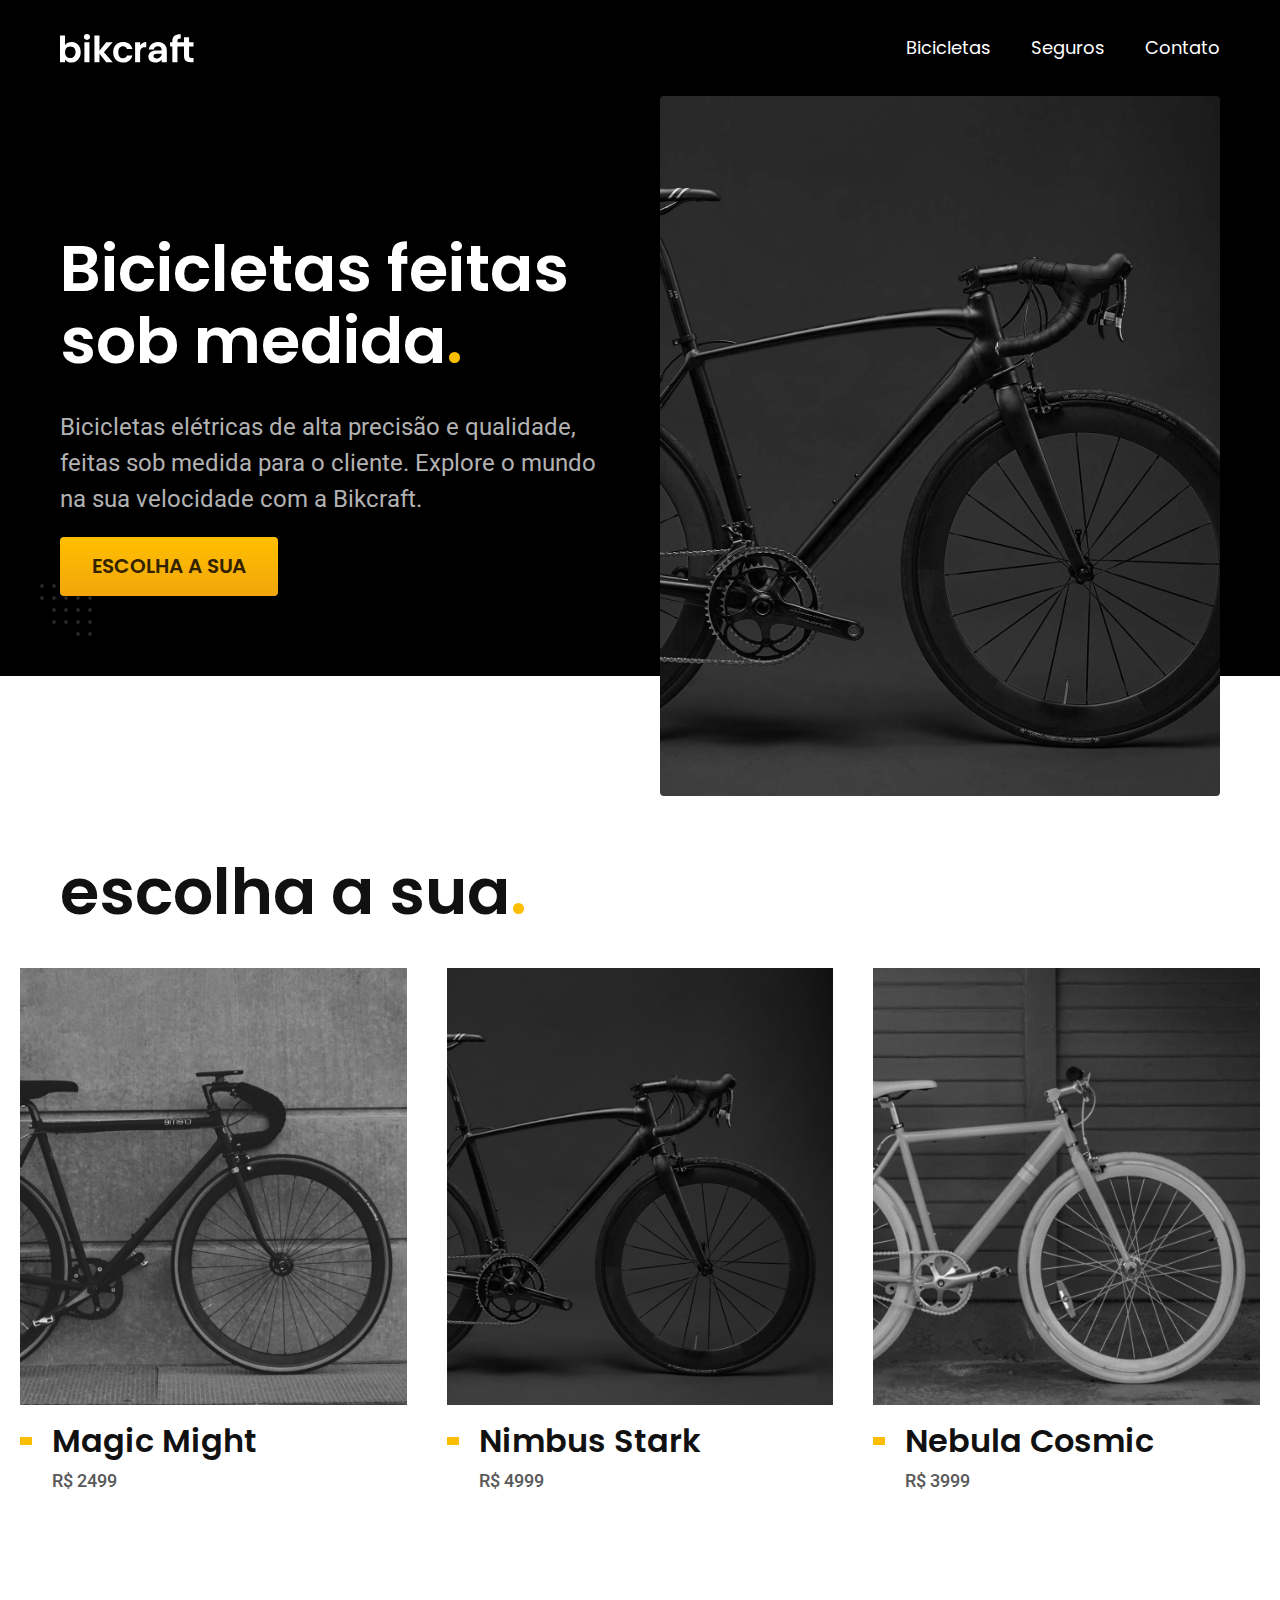
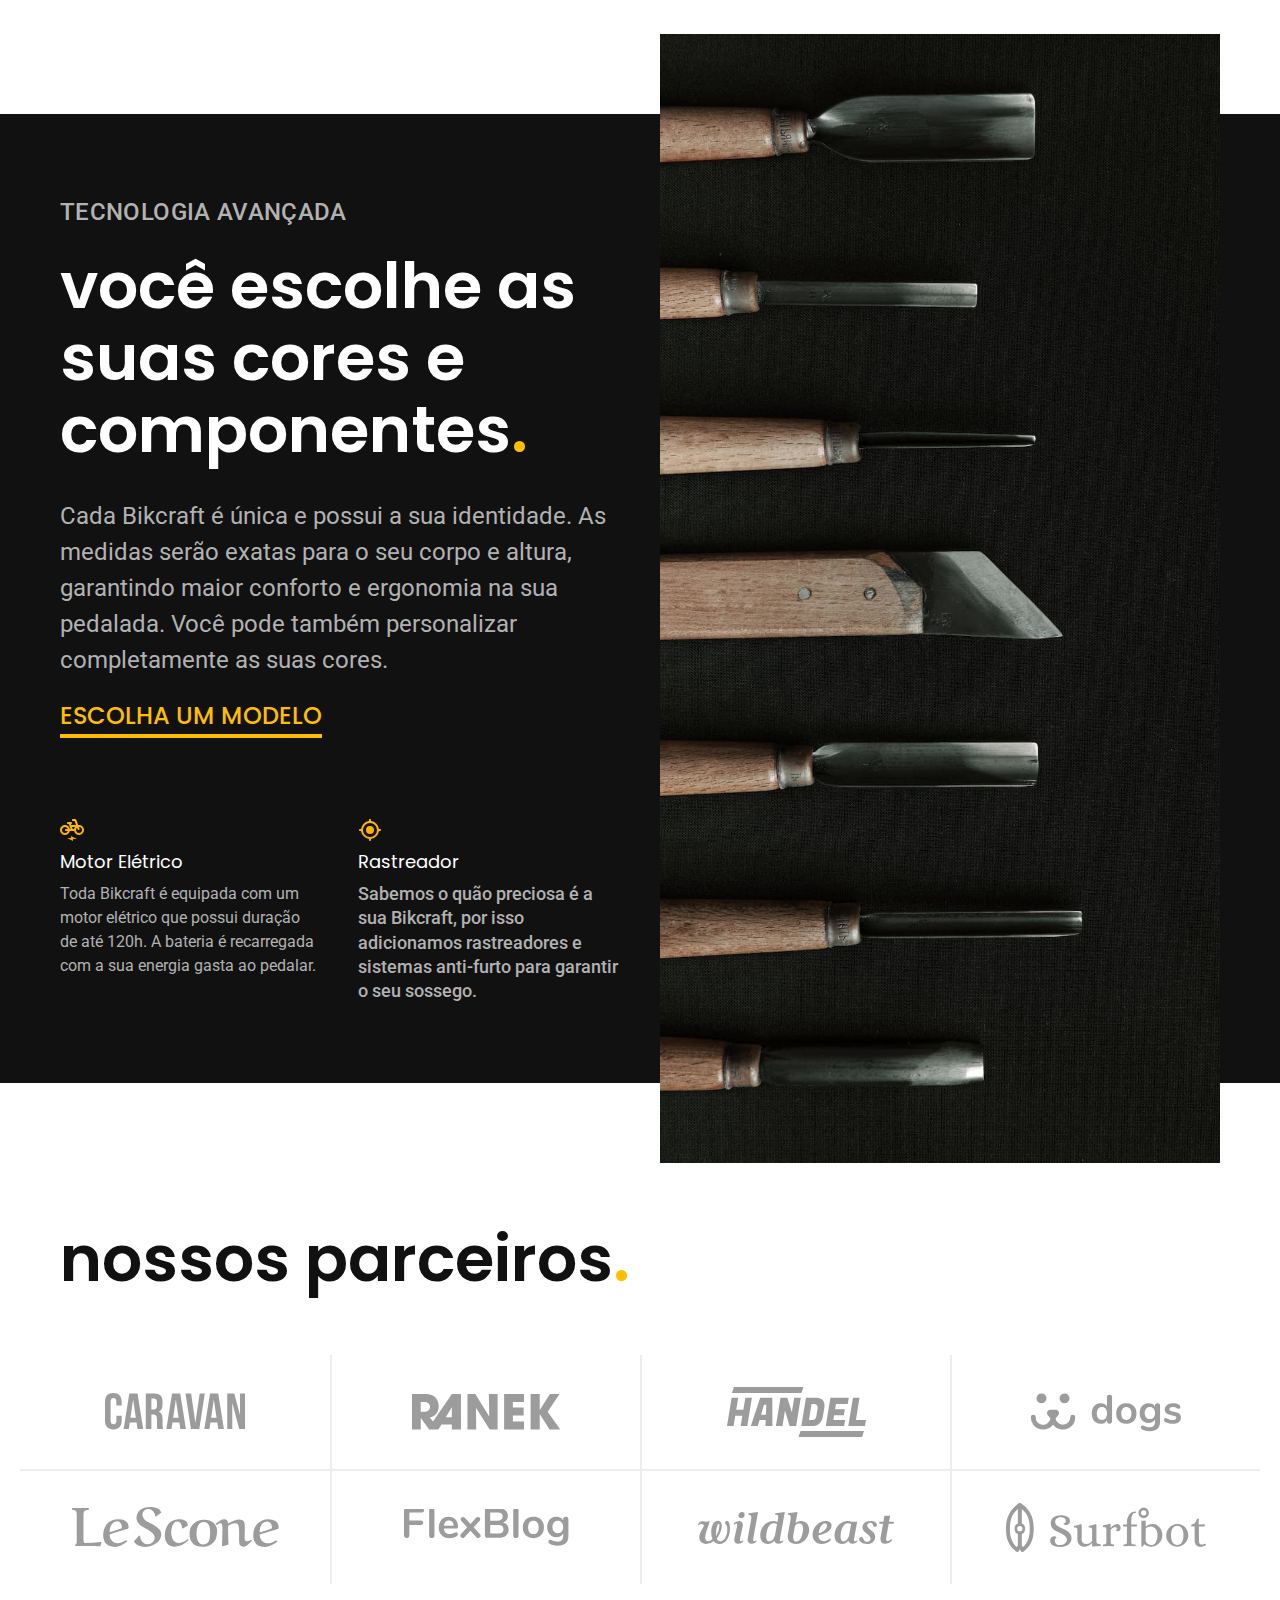
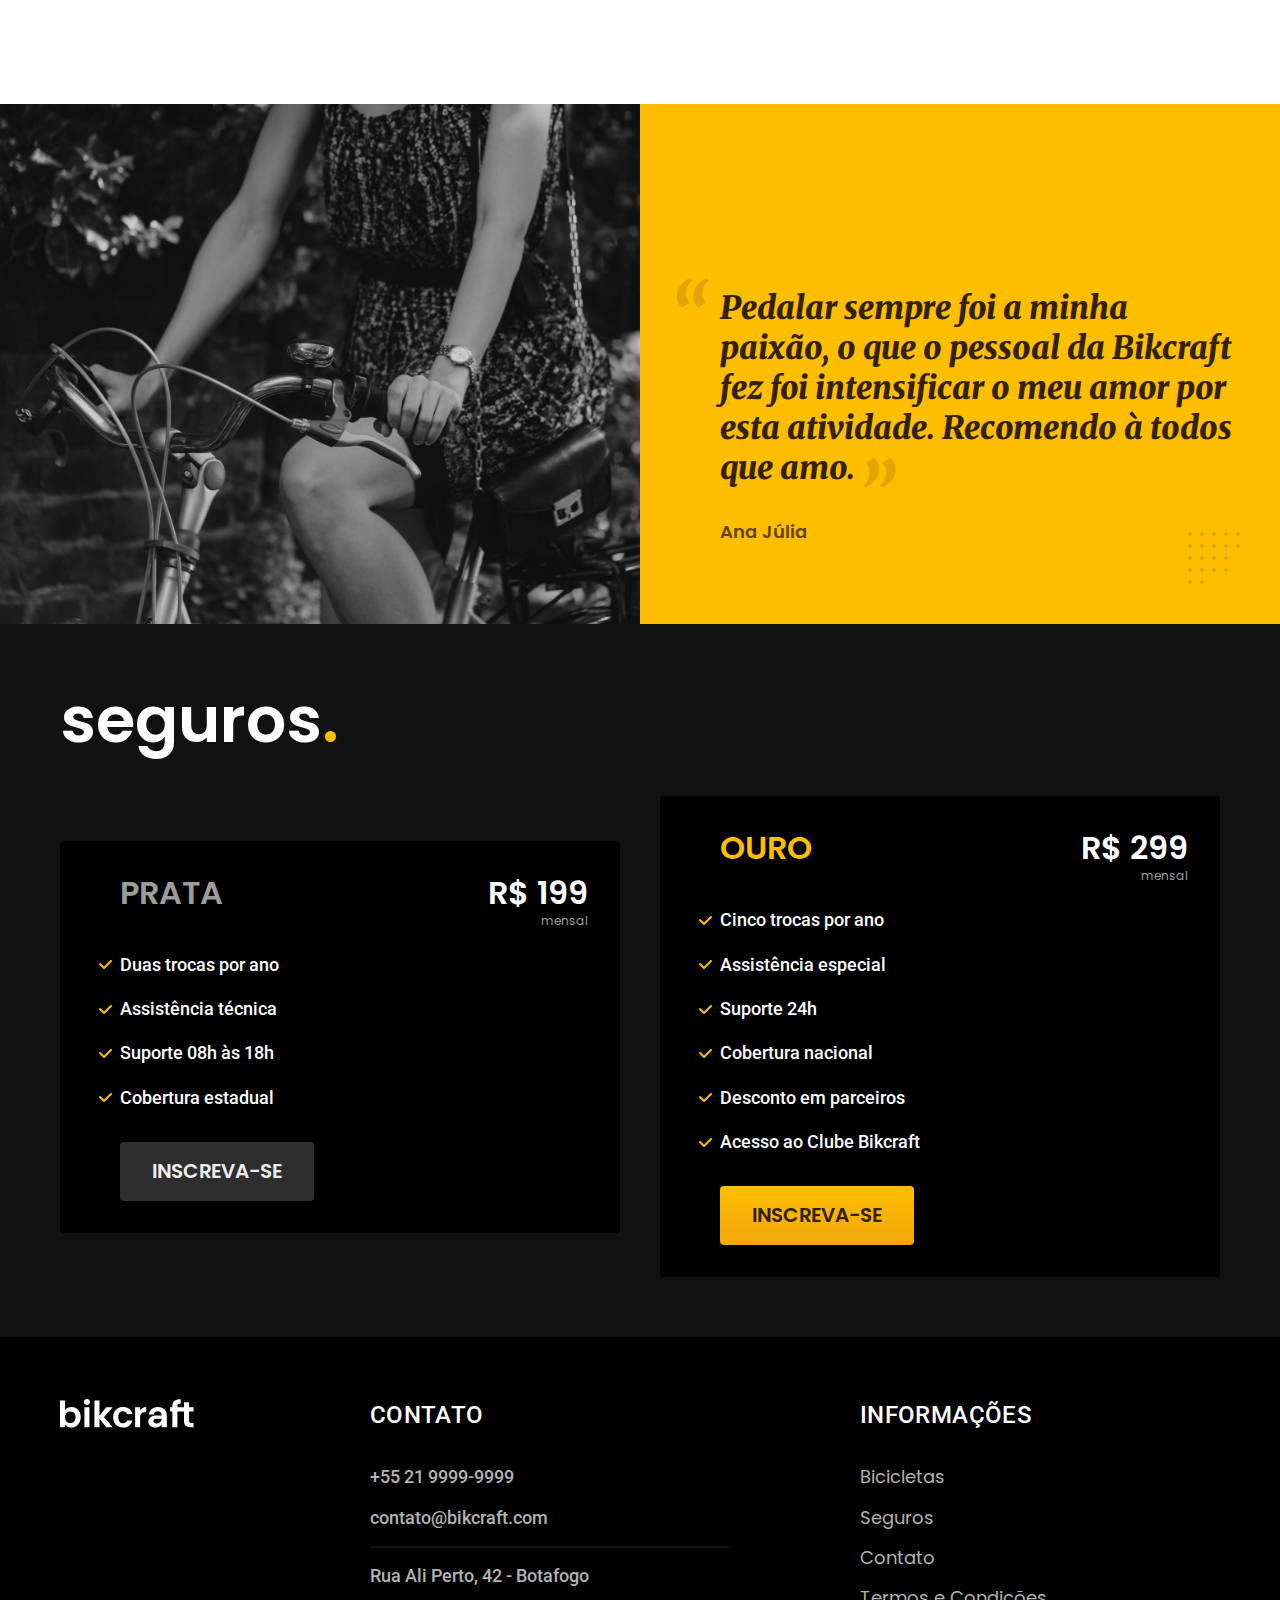
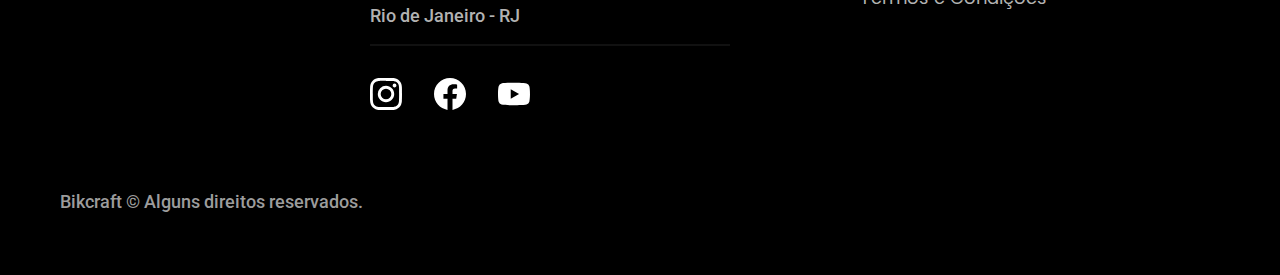
<file: index.html>
<!DOCTYPE html>

<html lang="pt-br">

<head>
  <meta charset="utf-8">
  <meta name="viewport" content="width=device-width, initial-scale=1.0">
  <title>Bikcraft - Bicicletas Elétricas</title>
  <meta name="description" content="Bicicletas elétricas de alta precisão e qualidade,  feitas sob medida para o cliente. Explore o mundo na sua velocidade com a Bikcraft.">


  <link rel="icon" href="./favicon.svg" type="image/svg+xml">
  <link rel="preload" href="./css/stylemin.css" as="style">
  <link rel="stylesheet" href="./css/stylemin.css">

  <link rel="preconnect" href="https://fonts.googleapis.com">
  <link rel="preconnect" href="https://fonts.gstatic.com" crossorigin>
  <link href="https://fonts.googleapis.com/css2?family=Merriweather:ital,wght@1,900&family=Poppins:wght@400;600&family=Roboto:wght@400;500&display=swap" rel="stylesheet">


  <script>document.documentElement.classList.add('js');</script>
</head>

<body>

  <header class="header-bg">
    <div class="container header">
      <a href="./">
        <img src="./img/bikcraft.svg" width="136" height="32" alt="Bikcraft">
      </a>
      <nav aria-label="primaria">
        <ul class="header-menu font-1-m cor-0">
          <li><a href="./bicicletas.html">Bicicletas</a></li>
          <li><a href="./seguros.html">Seguros</a></li>
          <li><a href="./contato.html">Contato</a></li>
        </ul>
      </nav>
    </div>
  </header>

  <main class="introducao-bg">
    <div class="introducao container">
      <div class="introducao-conteudo">
        <h1 class="font-1-xxl cor-0 fadeInDown" data-anime="200">Bicicletas feitas sob medida<span class="cor-p1">.</span></h1>
        <p class="font-2-l cor-5 fadeInDown" data-anime="400">Bicicletas elétricas de alta precisão e qualidade, feitas sob medida para o cliente. Explore o mundo na sua velocidade com a Bikcraft.</p>
        <a class="botao fadeInDown" href="./bicicletas.html" data-anime="600">Escolha a sua</a>
      </div>
      <picture data-anime="800" class="fadeInDown">
        <source media="(max-width: 800px)" srcset="./img/bicicletas/nimbus.jpg">
        <img src="./img/fotos/introducao.jpg" width="1280" height="1600" alt="Bicicleta elétrica preta">
      </picture>
    </div>
  </main>

  <article class="bicicletas-lista">
    <h2 class="container font-1-xxl">escolha a sua<span class="cor-p1">.</span></h2>
    <ul>
      <li>
        <a href="./bicicletas/magic.html">
          <img src="./img/bicicletas/magic-home.jpg" width="920" height="1040" alt="Bicicleta preta">
          <h3 class="font-1-xl">Magic Might</h3>
          <span class="font-2-m cor-8">R$ 2499</span>
        </a>
      </li>
      <li>
        <a href="./bicicletas/nimbus.html">
          <img src="./img/bicicletas/nimbus-home.jpg" width="920" height="1040" alt="Bicicleta preta">
          <h3 class="font-1-xl">Nimbus Stark</h3>
          <span class="font-2-m cor-8">R$ 4999</span>
        </a>
      </li>
      <li>
        <a href="./bicicletas/nebula.html">
          <img src="./img/bicicletas/nebula-home.jpg" width="920" height="1040" alt="Bicicleta preta">
          <h3 class="font-1-xl">Nebula Cosmic</h3>
          <span class="font-2-m cor-8">R$ 3999</span>
        </a>
      </li>
    </ul>
  </article>

  <article class="tecnologia-bg">
    <div class="tecnologia container">

      <div class="tecnologia-conteudo">
        <span class="font-2-l-b cor-5">Tecnologia Avançada</span>
        <h2 class="font-1-xxl cor-0">você escolhe as suas cores e componentes<span class="cor-p1">.</span></h2>
        <p class="font-2-l cor-5">Cada Bikcraft é única e possui a sua identidade. As medidas serão exatas para o seu corpo e altura, garantindo maior conforto e ergonomia na sua pedalada. Você pode também personalizar completamente as suas cores.</p>
        <a class="link" href="./bicicletas.html">Escolha um modelo</a>

        <div class="tecnologia-vantagens">
          <div>
            <img src="./img/icones/eletrica.svg" width="24" height="24" alt="">
            <h3 class="font-1-m cor-0">Motor Elétrico</h3>
            <p class="font-2-s cor-5">Toda Bikcraft é equipada com um motor elétrico que possui duração de até 120h. A bateria é recarregada com a sua energia gasta ao pedalar.</p>
          </div>
          <div>
            <img src="./img/icones/rastreador.svg" width="24" height="24" alt="">
            <h3 class="font-1-m cor-0">Rastreador</h3>
            <p class="font-2-m cor-5">Sabemos o quão preciosa é a sua Bikcraft, por isso adicionamos rastreadores e sistemas anti-furto para garantir o seu sossego.</p>
          </div>
        </div>

      </div>

      <div class="tecnologia-imagem">
        <img src="./img/fotos/tecnologia.jpg" width="1200" height="1920" alt="">
      </div>

    </div>
  </article>

  <section class="parceiros" aria-label="Nossos Parceiros">
    <h2 class="container font-1-xxl">nossos parceiros<span class="cor-p1">.</span></h2>
    <ul>
      <li><img src="./img/parceiros/caravan.svg" width="140" height="38" alt="caravan"></li>
      <li><img src="./img/parceiros/ranek.svg" width="149" height="36" alt="ranek"></li>
      <li><img src="./img/parceiros/handel.svg" width="139" height="50" alt="handel"></li>
      <li><img src="./img/parceiros/dogs.svg" width="152" height="39" alt="dogs"></li>
      <li><img src="./img/parceiros/lescone.svg" width="208" height="41" alt="lescone"></li>
      <li><img src="./img/parceiros/flexblog.svg" width="165" height="38" alt="flexblog"></li>
      <li><img src="./img/parceiros/wildbeast.svg" width="196" height="34" alt="wildbeast"></li>
      <li><img src="./img/parceiros/surfbot.svg" width="200" height="49" alt="surfbot"></li>
    </ul>
  </section>

  <section class="depoimento" aria-label="Depoimento">
    <div>
      <img src="./img/fotos/depoimento.jpg" width="1560" height="1360" alt="Pessoa pedalando uma bicicleta Bikcraft">
    </div>
    <div class="depoimento-conteudo">
      <blockquote class="font-1-xl cor-p5">
        <p>Pedalar sempre foi a minha paixão, o que o pessoal da Bikcraft fez foi intensificar o meu amor por esta atividade. Recomendo à todos que amo.</p>
      </blockquote>
      <span class="font-1-m-b cor-p4">Ana Júlia</span>
    </div>
  </section>

  <article class="seguros-bg">
    <div class="seguros container">
      <h2 class="font-1-xxl cor-0">seguros<span class="cor-p1">.</span></h2>

      <div class="seguros-item">
        <h3 class="font-1-xl cor-6">PRATA</h3>
        <span class="font-1-xl cor-0">R$ 199<span class="font-1-xs cor-6">mensal</span></span>
        <ul class="font-2-m cor-0">
          <li>Duas trocas por ano</li>
          <li>Assistência técnica</li>
          <li>Suporte 08h às 18h</li>
          <li>Cobertura estadual</li>
        </ul>
        <a class="botao secundario" href="./orcamento.html?tipo=seguro&produto=prata">Inscreva-se</a>
      </div>

      <div class="seguros-item">
        <h3 class="font-1-xl cor-p1">OURO</h3>
        <span class="font-1-xl cor-0">R$ 299<span class="font-1-xs cor-6">mensal</span></span>
        <ul class="font-2-m cor-0">
          <li>Cinco trocas por ano</li>
          <li>Assistência especial</li>
          <li>Suporte 24h</li>
          <li>Cobertura nacional</li>
          <li>Desconto em parceiros</li>
          <li>Acesso ao Clube Bikcraft</li>
        </ul>
        <a class="botao" href="./orcamento.html?tipo=seguro&produto=ouro">Inscreva-se</a>
      </div>

    </div>
  </article>

  <footer class="footer-bg">
    <div class="footer container">
      <img src="./img/bikcraft.svg" width="136" height="32" alt="Bikcraft">
      <div class="footer-contato">
        <h3 class="font-2-l-b cor-0">Contato</h3>
        <ul class="cor-5 font-2-m">
          <li><a href="tel:+552199999999">+55 21 9999-9999</a></li>
          <li><a href="mailto:contato@bikcraft.com">contato@bikcraft.com</a></li>
          <li>Rua Ali Perto, 42 - Botafogo</li>
          <li>Rio de Janeiro - RJ</li>
        </ul>

        <div class="footer-redes">
          <a href="./">
            <img src="./img/redes/instagram.svg" width="32" height="32" alt="Instagram">
          </a>
          <a href="./">
            <img src="./img/redes/facebook.svg" width="32" height="32" alt="Facebook">
          </a>
          <a href="./">
            <img src="./img/redes/youtube.svg" width="32" height="32" alt="Youtube">
          </a>
        </div>

      </div>
      <div class="footer-informacoes">
        <h3 class="font-2-l-b cor-0">Informações</h3>
        <nav>
          <ul class="font-1-m cor-5">
            <li><a href="./bicicletas.html">Bicicletas</a></li>
            <li><a href="./seguros.html">Seguros</a></li>
            <li><a href="./contato.html">Contato</a></li>
            <li><a href="./termos.html">Termos e Condições</a></li>
          </ul>
        </nav>
      </div>
      <p class="footer-copy font-2-m cor-6">Bikcraft © Alguns direitos reservados.</p>
    </div>
  </footer>

  <script src="./js/plugins/simple-anime.js"></script>
  <script src="./js/script.js"></script>
</body>

</html>
</file>
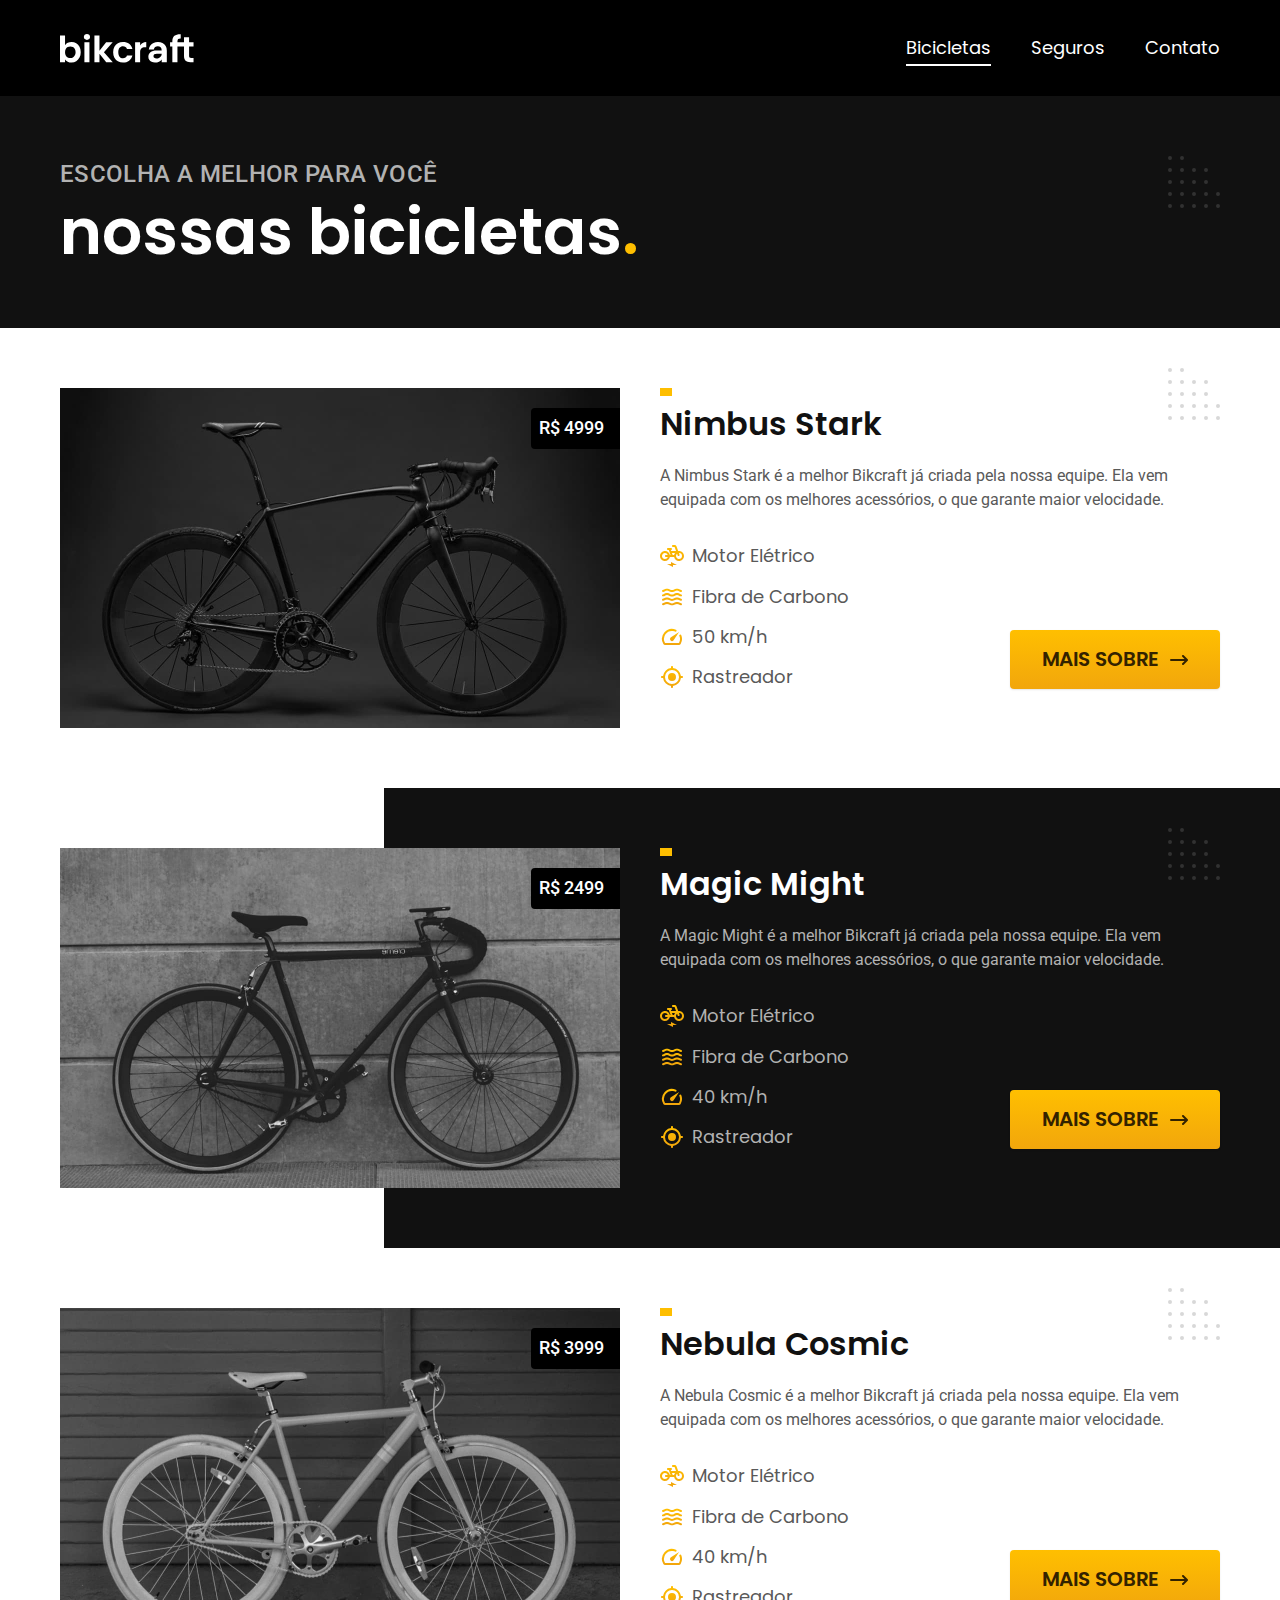
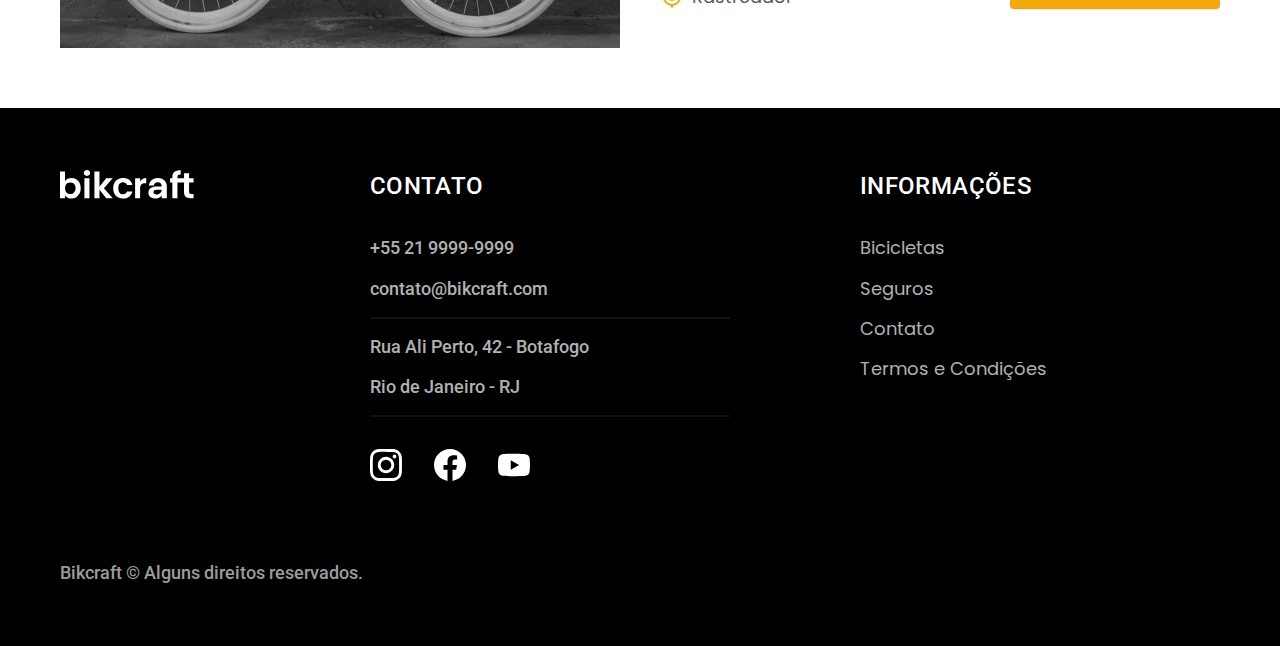
<file: bicicletas.html>
<!DOCTYPE html>

<html lang="pt-br">

<head>
  <meta charset="utf-8">
  <meta name="viewport" content="width=device-width, initial-scale=1.0">
  <title>Bicicletas | Bikcraft</title>
  <meta name="description" content="Termos e condições.">

  <link rel="icon" href="./favicon.svg" type="image/svg+xml">
  <link rel="preload" href="./css/stylemin.css" as="style">
  <link rel="stylesheet" href="./css/stylemin.css">
  <link rel="preconnect" href="https://fonts.googleapis.com">
  <link rel="preconnect" href="https://fonts.gstatic.com" crossorigin>
  <link href="https://fonts.googleapis.com/css2?family=Merriweather:ital,wght@1,900&family=Poppins:wght@400;600&family=Roboto:wght@400;500&display=swap" rel="stylesheet">

  <script>document.documentElement.classList.add('js');</script>
</head>

<body id="bicicletas">

  <header class="header-bg">
    <div class="container header">
      <a href="./">
        <img src="./img/bikcraft.svg" alt="Bikcraft">
      </a>
      <nav aria-label="primaria">
        <ul class="header-menu font-1-m cor-0">
          <li><a href="./bicicletas.html">Bicicletas</a></li>
          <li><a href="./seguros.html">Seguros</a></li>
          <li><a href="./contato.html">Contato</a></li>
        </ul>
      </nav>
    </div>
  </header>

  <main>

    <div class="titulo-bg">
      <div class="titulo container">
        <p class="font-2-l-b cor-5">Escolha a melhor para você</p>
        <h1 class="font-1-xxl cor-0">nossas bicicletas<span class="cor-p1">.</span></h1>
      </div>
    </div>


    <div class="bicicletas container">
      <div class="bicicletas-imagem">
        <img src="./img/bicicletas/nimbus.jpg" alt="Bicicleta Preta">
        <span class="font-2-m cor-0">R$ 4999</span>
      </div>
      <div class="bicicletas-conteudo">
        <h2 class="font-1-xl">Nimbus Stark</h2>
        <p class="font-2-s cor-8">A Nimbus Stark é a melhor Bikcraft já criada pela nossa equipe. Ela vem equipada com os melhores acessórios, o que garante maior velocidade.</p>
        <ul class="font-1-m cor-8">
          <li>
            <img src="./img/icones/eletrica.svg" alt="">
            Motor Elétrico
          </li>
          <li>
            <img src="./img/icones/carbono.svg" alt="">
            Fibra de Carbono
          </li>
          <li>
            <img src="./img/icones/velocidade.svg" alt="">
            50 km/h
          </li>
          <li>
            <img src="./img/icones/rastreador.svg" alt="">
            Rastreador
          </li>
        </ul>
        <a class="botao seta" href="./bicicletas/nimbus.html">Mais Sobre</a>
      </div>
    </div>

    <div class="bicicletas-bg">
      <div class="bicicletas container">
        <div class="bicicletas-imagem">
          <img src="./img/bicicletas/magic.jpg" alt="Bicicleta Preta">
          <span class="font-2-m cor-0">R$ 2499</span>
        </div>
        <div class="bicicletas-conteudo">
          <h2 class="font-1-xl cor-0">Magic Might</h2>
          <p class="font-2-s cor-5">A Magic Might é a melhor Bikcraft já criada pela nossa equipe. Ela vem equipada com os melhores acessórios, o que garante maior velocidade.</p>
          <ul class="font-1-m cor-5">
            <li>
              <img src="./img/icones/eletrica.svg" alt="">
              Motor Elétrico
            </li>
            <li>
              <img src="./img/icones/carbono.svg" alt="">
              Fibra de Carbono
            </li>
            <li>
              <img src="./img/icones/velocidade.svg" alt="">
              40 km/h
            </li>
            <li>
              <img src="./img/icones/rastreador.svg" alt="">
              Rastreador
            </li>
          </ul>
          <a class="botao seta" href="./bicicletas/magic.html">Mais Sobre</a>
        </div>
      </div>
    </div>

    <div class="bicicletas container">
      <div class="bicicletas-imagem">
        <img src="./img/bicicletas/nebula.jpg" alt="Bicicleta Preta">
        <span class="font-2-m cor-0">R$ 3999</span>
      </div>
      <div class="bicicletas-conteudo">
        <h2 class="font-1-xl">Nebula Cosmic</h2>
        <p class="font-2-s cor-8">A Nebula Cosmic é a melhor Bikcraft já criada pela nossa equipe. Ela vem equipada com os melhores acessórios, o que garante maior velocidade.</p>
        <ul class="font-1-m cor-8">
          <li>
            <img src="./img/icones/eletrica.svg" alt="">
            Motor Elétrico
          </li>
          <li>
            <img src="./img/icones/carbono.svg" alt="">
            Fibra de Carbono
          </li>
          <li>
            <img src="./img/icones/velocidade.svg" alt="">
            40 km/h
          </li>
          <li>
            <img src="./img/icones/rastreador.svg" alt="">
            Rastreador
          </li>
        </ul>
        <a class="botao seta" href="./bicicletas/nebula.html">Mais Sobre</a>
      </div>
    </div>


  </main>


  <footer class="footer-bg">
    <div class="footer container">
      <img src="./img/bikcraft.svg" alt="Bikcraft">
      <div class="footer-contato">
        <h3 class="font-2-l-b cor-0">Contato</h3>
        <ul class="cor-5 font-2-m">
          <li><a href="tel:+552199999999">+55 21 9999-9999</a></li>
          <li><a href="mailto:contato@bikcraft.com">contato@bikcraft.com</a></li>
          <li>Rua Ali Perto, 42 - Botafogo</li>
          <li>Rio de Janeiro - RJ</li>
        </ul>

        <div class="footer-redes">
          <a href="./">
            <img src="./img/redes/instagram.svg" alt="Instagram">
          </a>
          <a href="./">
            <img src="./img/redes/facebook.svg" alt="Facebook">
          </a>
          <a href="./">
            <img src="./img/redes/youtube.svg" alt="Youtube">
          </a>
        </div>

      </div>
      <div class="footer-informacoes">
        <h3 class="font-2-l-b cor-0">Informações</h3>
        <nav>
          <ul class="font-1-m cor-5">
            <li><a href="./bicicletas.html">Bicicletas</a></li>
            <li><a href="./seguros.html">Seguros</a></li>
            <li><a href="./contato.html">Contato</a></li>
            <li><a href="./termos.html">Termos e Condições</a></li>
          </ul>
        </nav>
      </div>
      <p class="footer-copy font-2-m cor-6">Bikcraft © Alguns direitos reservados.</p>
    </div>
  </footer>

  <script src="./js/script.js"></script>
</body>

</html>
</file>
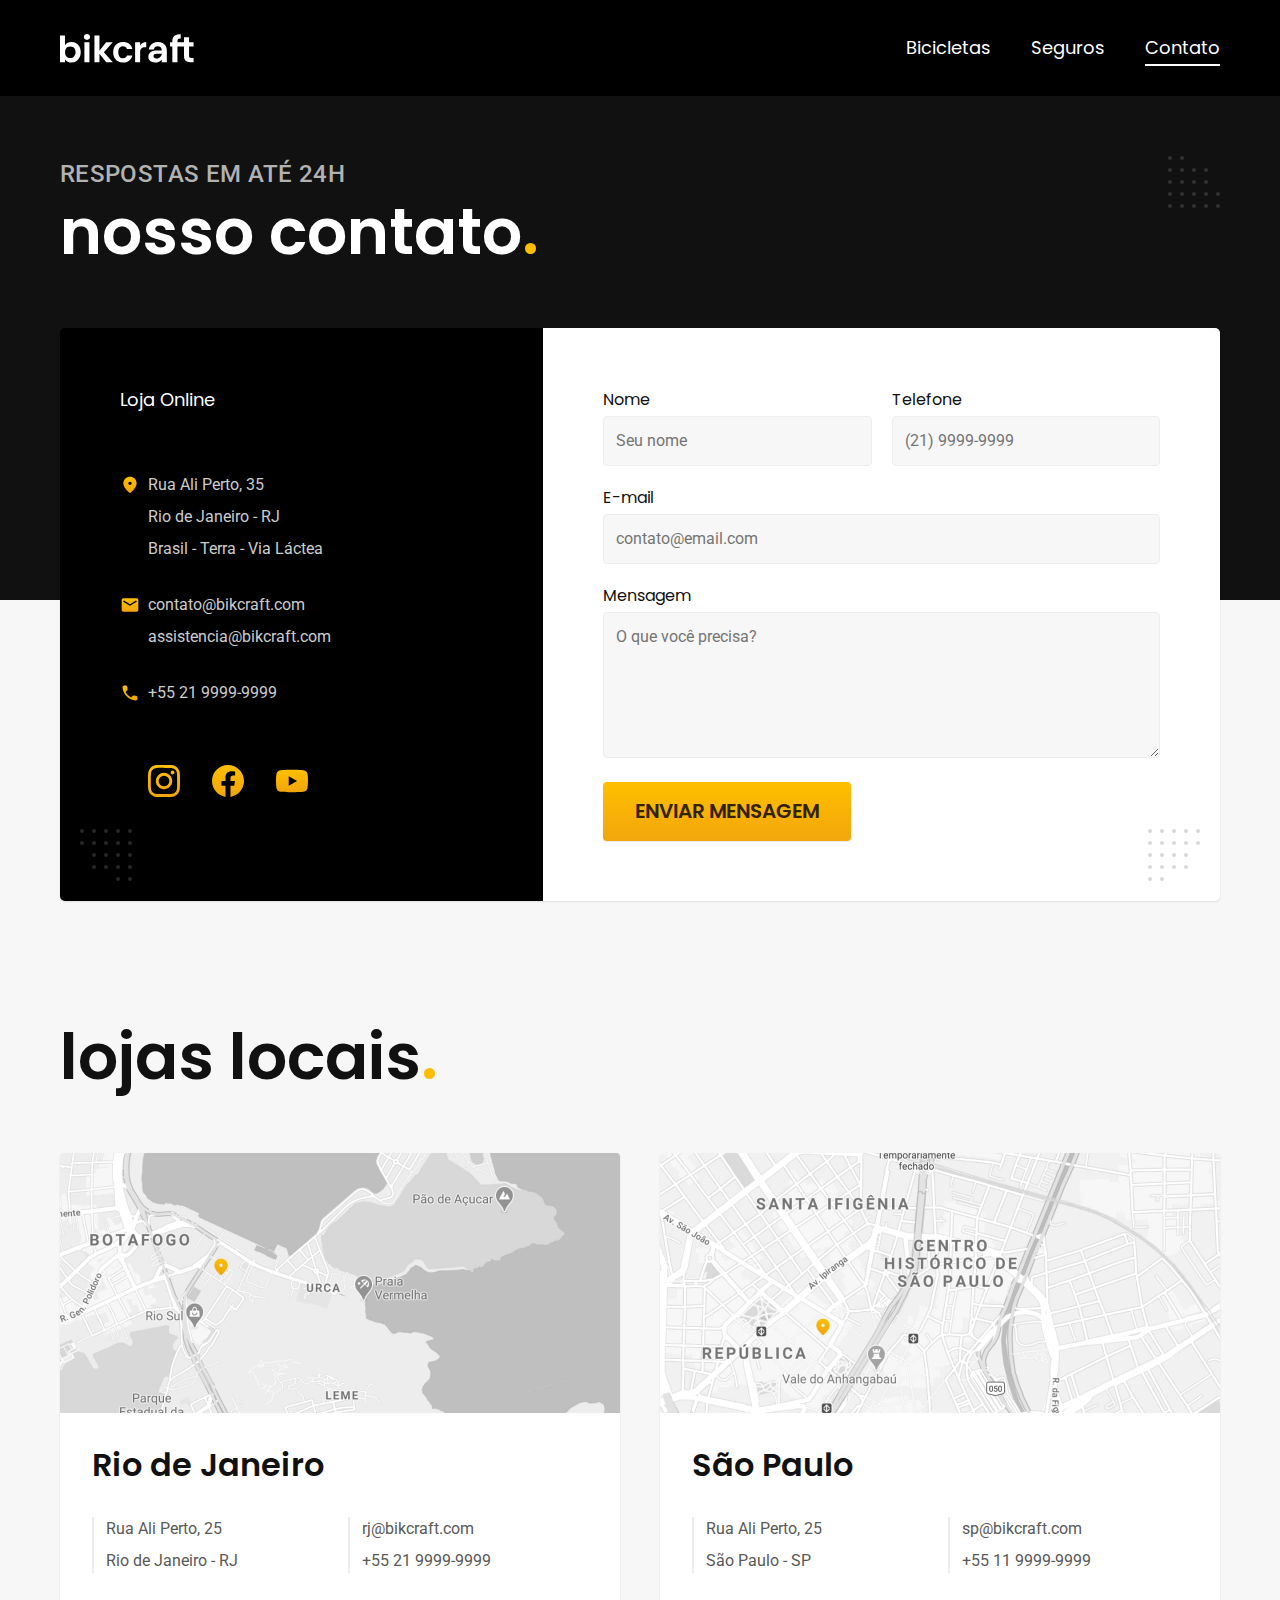
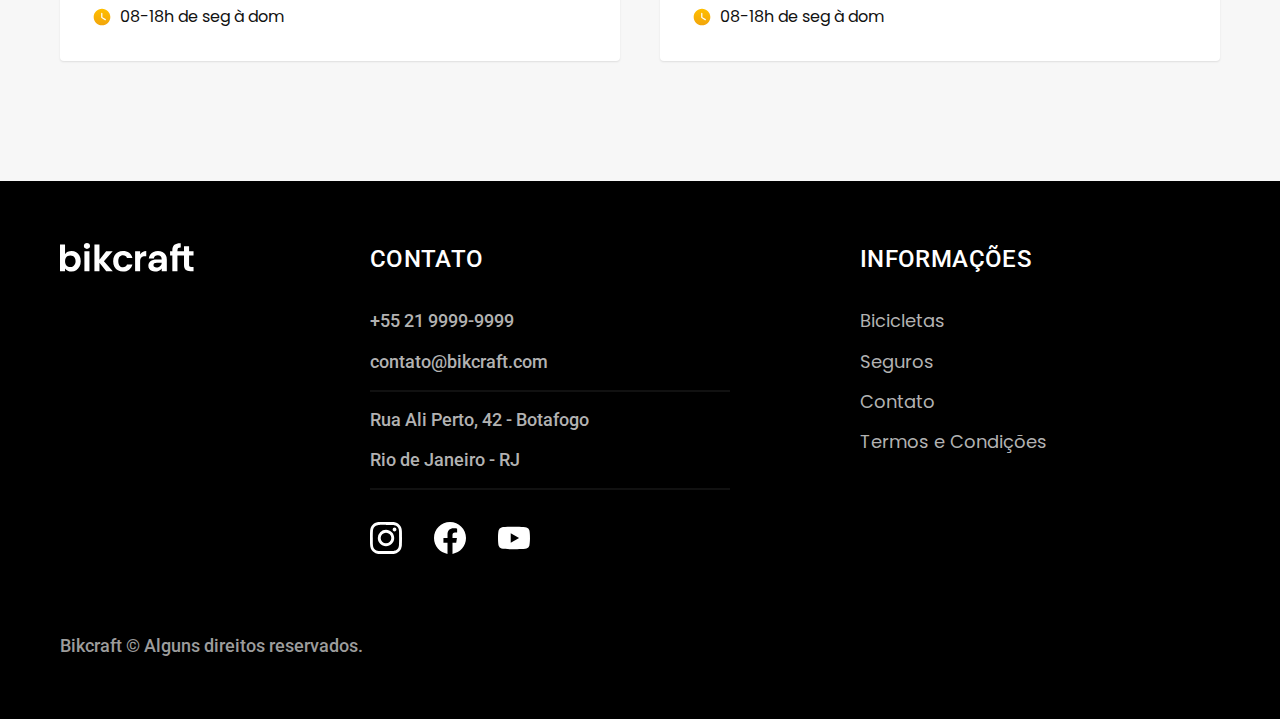
<file: contato.html>
<!DOCTYPE html>

<html lang="pt-br">

<head>
  <meta charset="utf-8">
  <meta name="viewport" content="width=device-width, initial-scale=1.0">
  <title>Contato | Bikcraft</title>
  <meta name="description" content="Contato Bikcraft.">

  <link rel="icon" href="./favicon.svg" type="image/svg+xml">
  <link rel="preload" href="./css/stylemin.css" as="style">
  <link rel="stylesheet" href="./css/stylemin.css">
  <link rel="preconnect" href="https://fonts.googleapis.com">
  <link rel="preconnect" href="https://fonts.gstatic.com" crossorigin>
  <link href="https://fonts.googleapis.com/css2?family=Merriweather:ital,wght@1,900&family=Poppins:wght@400;600&family=Roboto:wght@400;500&display=swap" rel="stylesheet">

  <script>document.documentElement.classList.add('js');</script>
</head>

<body id="contato">

  <header class="header-bg">
    <div class="container header">
      <a href="./">
        <img src="./img/bikcraft.svg" alt="Bikcraft">
      </a>
      <nav aria-label="primaria">
        <ul class="header-menu font-1-m cor-0">
          <li><a href="./bicicletas.html">Bicicletas</a></li>
          <li><a href="./seguros.html">Seguros</a></li>
          <li><a href="./contato.html">Contato</a></li>
        </ul>
      </nav>
    </div>
  </header>

  <main>
    <div class="titulo-bg">
      <div class="titulo container">
        <p class="font-2-l-b cor-5">Respostas em até 24h</p>
        <h1 class="font-1-xxl cor-0">nosso contato<span class="cor-p1">.</span></h1>
      </div>
    </div>

    <div class="contato container">
      <section class="contato-dados" aria-label="Endereço">
        <h2 class="font-1-m cor-0">Loja Online</h2>
        <div class="contato-endereco font-2-s cor-4">
          <p>Rua Ali Perto, 35</p>
          <p>Rio de Janeiro - RJ</p>
          <p>Brasil - Terra - Via Láctea</p>
        </div>
        <address class="contato-meios font-2-s cor-4">
          <a href="mailto:contato@bikcraft.com">contato@bikcraft.com</a>
          <a href="mailto:assistencia@bikcraft.com">assistencia@bikcraft.com</a>
          <a href="tel:+552199999999">+55 21 9999-9999</a>
        </address>
        <div class="contato-redes">
          <a href="./">
            <img src="./img/redes/instagram-p.svg" alt="Instagram">
          </a>
          <a href="./">
            <img src="./img/redes/facebook-p.svg" alt="Facebook">
          </a>
          <a href="./">
            <img src="./img/redes/youtube-p.svg" alt="Youtube">
          </a>
        </div>
      </section>
      <section class="contato-formulario" aria-label="Formulário">
        <form class="form" action="./enviar.php" method="post">
          <div>
            <label for="nome">Nome</label>
            <input type="text" id="nome" name="nome" placeholder="Seu nome">
          </div>
          <div>
            <label for="telefone">Telefone</label>
            <input type="text" id="telefone" name="telefone" placeholder="(21) 9999-9999">
          </div>
          <div class="col-2">
            <label for="email">E-mail</label>
            <input type="email" id="email" name="email" placeholder="contato@email.com" required>
          </div>
          <div class="col-2">
            <label for="mensagem">Mensagem</label>
            <textarea rows="5" id="mensagem" name="mensagem" placeholder="O que você precisa?"></textarea>
          </div>
          <button class="botao col-2">Enviar Mensagem</button>
        </form>
      </section>
    </div>
  </main>

  <article class="lojas container">
    <h2 class="font-1-xxl">lojas locais<span class="cor-p1">.</span></h2>
    <div class="lojas-item">
      <img src="./img/lojas/rj.jpg" alt="Mapa marcando o endereço em Rua Ali Perto, 25 - Rio de Janeiro - RJ">
      <div class="lojas-conteudo">
        <h3 class="font-1-xl">Rio de Janeiro</h3>

        <div class="lojas-dados font-2-s cor-8">
          <p>Rua Ali Perto, 25</p>
          <p>Rio de Janeiro - RJ</p>
        </div>
        <div class="lojas-dados font-2-s cor-8">
          <a href="mailto:rj@bikcraft.com">rj@bikcraft.com</a>
          <a href="tel:+552199999999">+55 21 9999-9999</a>
        </div>
        <p class="lojas-tempo font-1-s"><img src="./img/icones/horario.svg" alt="">08-18h de seg à dom</p>
      </div>
    </div>

    <div class="lojas-item">
      <img src="./img/lojas/sp.jpg" alt="Mapa marcando o endereço em Rua Ali Perto, 25 - São Paulo - SP">
      <div class="lojas-conteudo">
        <h3 class="font-1-xl">São Paulo</h3>
        <div class="lojas-dados font-2-s cor-8">
          <p>Rua Ali Perto, 25</p>
          <p>São Paulo - SP</p>
        </div>
        <div class="lojas-dados font-2-s cor-8">
          <a href="mailto:sp@bikcraft.com">sp@bikcraft.com</a>
          <a href="tel:+551199999999">+55 11 9999-9999</a>
        </div>
        <p class="lojas-tempo font-1-s"><img src="./img/icones/horario.svg" alt="">08-18h de seg à dom</p>
      </div>
    </div>

  </article>


  <footer class="footer-bg">
    <div class="footer container">
      <img src="./img/bikcraft.svg" alt="Bikcraft">
      <div class="footer-contato">
        <h3 class="font-2-l-b cor-0">Contato</h3>
        <ul class="cor-5 font-2-m">
          <li><a href="tel:+552199999999">+55 21 9999-9999</a></li>
          <li><a href="mailto:contato@bikcraft.com">contato@bikcraft.com</a></li>
          <li>Rua Ali Perto, 42 - Botafogo</li>
          <li>Rio de Janeiro - RJ</li>
        </ul>

        <div class="footer-redes">
          <a href="./">
            <img src="./img/redes/instagram.svg" alt="Instagram">
          </a>
          <a href="./">
            <img src="./img/redes/facebook.svg" alt="Facebook">
          </a>
          <a href="./">
            <img src="./img/redes/youtube.svg" alt="Youtube">
          </a>
        </div>

      </div>
      <div class="footer-informacoes">
        <h3 class="font-2-l-b cor-0">Informações</h3>
        <nav>
          <ul class="font-1-m cor-5">
            <li><a href="./bicicletas.html">Bicicletas</a></li>
            <li><a href="./seguros.html">Seguros</a></li>
            <li><a href="./contato.html">Contato</a></li>
            <li><a href="./termos.html">Termos e Condições</a></li>
          </ul>
        </nav>
      </div>
      <p class="footer-copy font-2-m cor-6">Bikcraft © Alguns direitos reservados.</p>
    </div>
  </footer>

  <script src="./js/formulario.js"></script>
  <script src="./js/script.js"></script>
</body>

</html>
</file>
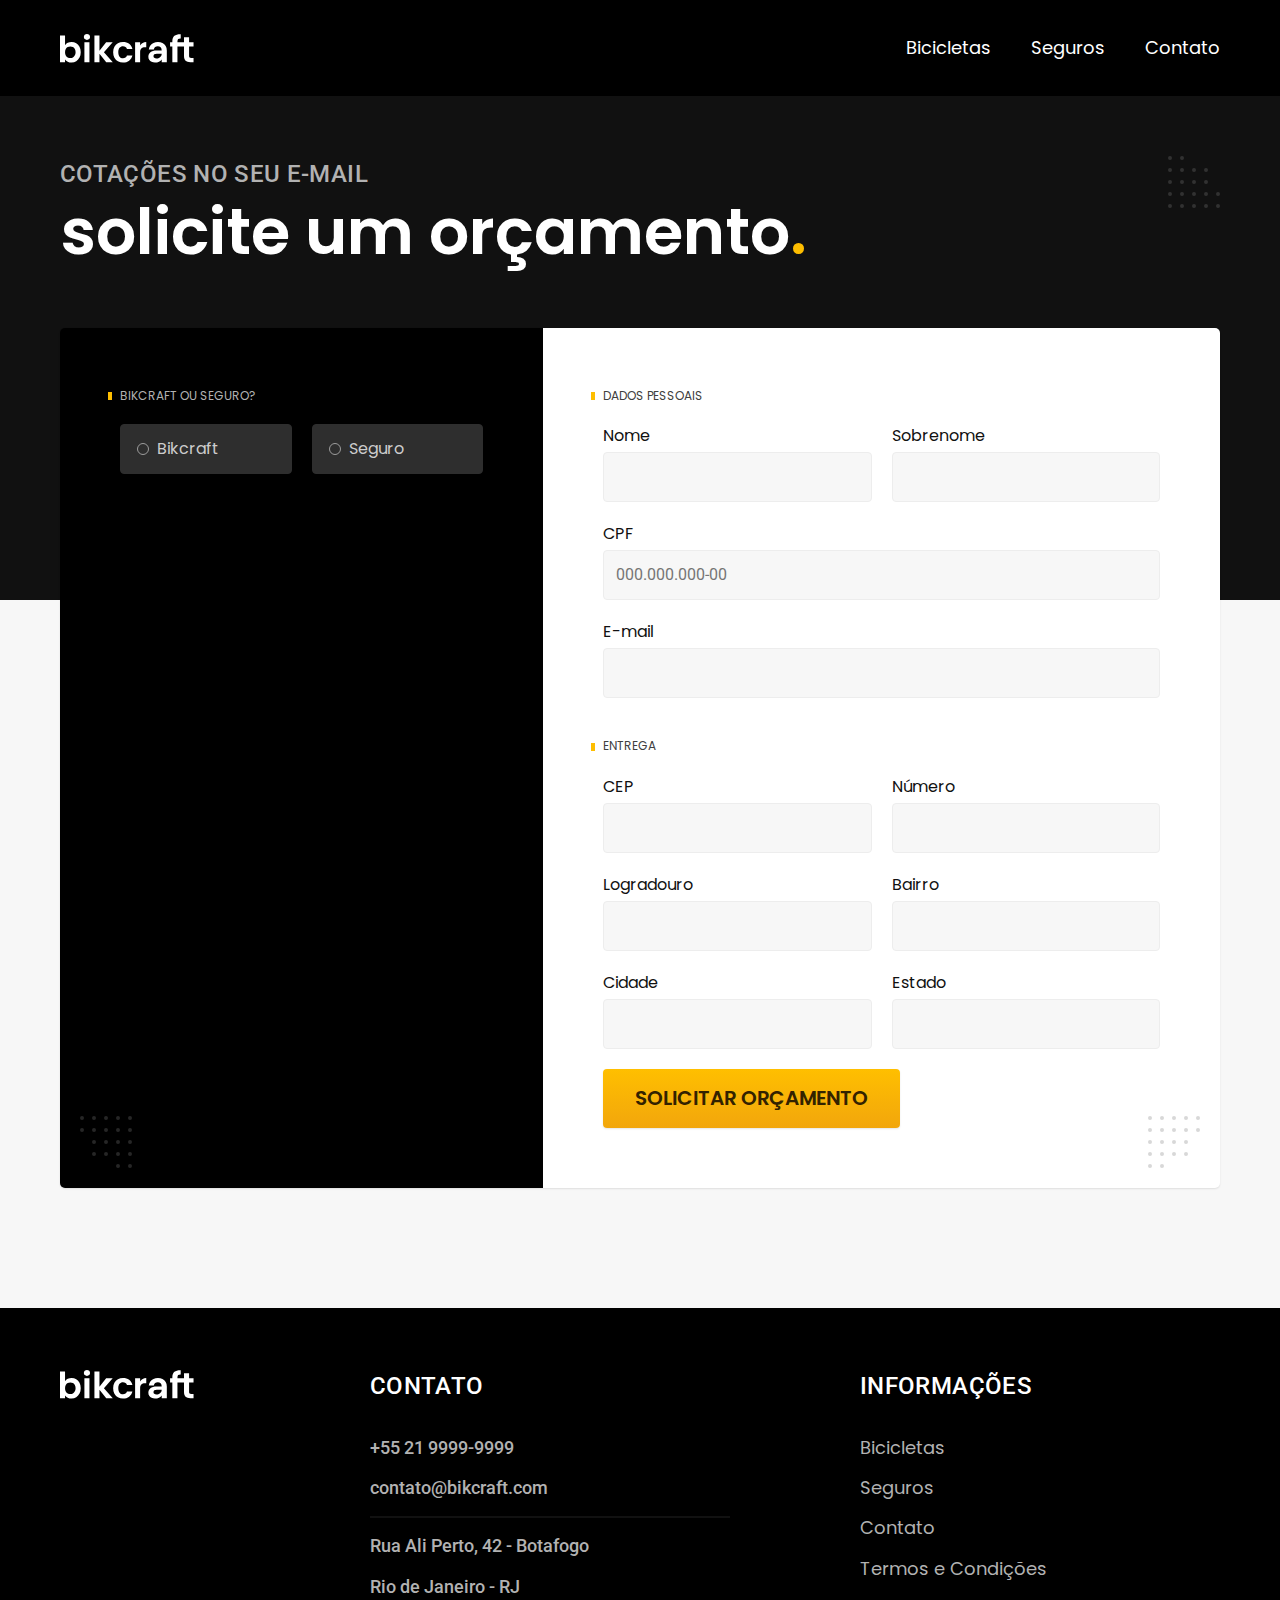
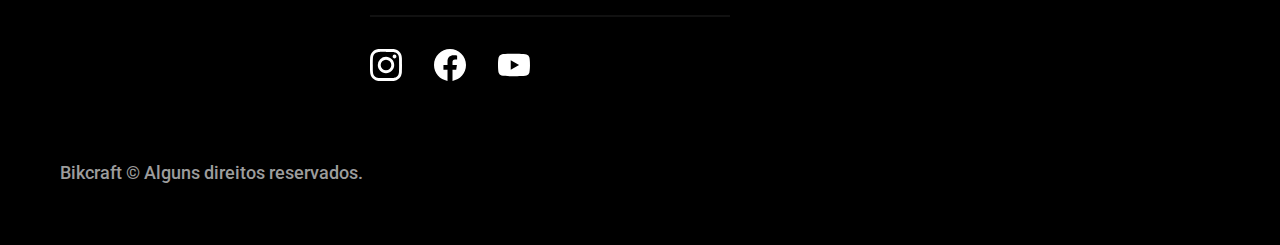
<file: orcamento.html>
<!DOCTYPE html>

<html lang="pt-br">

<head>
  <meta charset="utf-8">
  <meta name="viewport" content="width=device-width, initial-scale=1.0">
  <title>Orçamento | Bikcraft</title>
  <meta name="description" content="Orçamento.">

  <link rel="icon" href="./favicon.svg" type="image/svg+xml">
  <link rel="preload" href="./css/stylemin.css" as="style">
  <link rel="stylesheet" href="./css/stylemin.css">
  <link rel="preconnect" href="https://fonts.googleapis.com">
  <link rel="preconnect" href="https://fonts.gstatic.com" crossorigin>
  <link href="https://fonts.googleapis.com/css2?family=Merriweather:ital,wght@1,900&family=Poppins:wght@400;600&family=Roboto:wght@400;500&display=swap" rel="stylesheet">

  <script>document.documentElement.classList.add('js');</script>
</head>

<body id="orcamento">

  <header class="header-bg">
    <div class="container header">
      <a href="./">
        <img src="./img/bikcraft.svg" alt="Bikcraft">
      </a>
      <nav aria-label="primaria">
        <ul class="header-menu font-1-m cor-0">
          <li><a href="./bicicletas.html">Bicicletas</a></li>
          <li><a href="./seguros.html">Seguros</a></li>
          <li><a href="./contato.html">Contato</a></li>
        </ul>
      </nav>
    </div>
  </header>

  <main>
    <div class="titulo-bg">
      <div class="titulo container">
        <p class="font-2-l-b cor-5">Cotações no seu e-mail</p>
        <h1 class="font-1-xxl cor-0">solicite um orçamento<span class="cor-p1">.</span></h1>
      </div>
    </div>

    <form class="orcamento container" action="./enviar.php" method="post">
      <div class="orcamento-produto">
        <h2 class="font-1-xs cor-5">Bikcraft ou Seguro?</h2>

        <input type="radio" name="tipo" value="bikcraft" id="bikcraft">
        <label for="bikcraft">Bikcraft</label>

        <input type="radio" name="tipo" value="seguro" id="seguro">
        <label for="seguro">Seguro</label>

        <div class="orcamento-conteudo" id="orcamento-bikcraft">
          <h2 class="font-1-xs cor-5">Escolha a sua</h2>

          <input type="radio" name="produto" value="nimbus" id="nimbus">
          <label for="nimbus">Nimbus Stark <span>R$ 4999</span></label>
          <div class="orcamento-detalhes">
            <ul class="font-1-xs cor-8">
              <li><img src="./img/icones/eletrica.svg" alt="">Motor Elétrico</li>
              <li><img src="./img/icones/carbono.svg" alt="">Fibra de Carbono</li>
              <li><img src="./img/icones/velocidade.svg" alt="">50 km/h</li>
              <li><img src="./img/icones/rastreador.svg" alt="">Rastreador</li>
            </ul>
            <img src="./img/bicicletas/nimbus.jpg" alt="Bicicleta Preta">
          </div>

          <input type="radio" name="produto" value="magic" id="magic">
          <label for="magic">Magic Might <span>R$ 2499</span></label>
          <div class="orcamento-detalhes">
            <ul class="font-1-xs cor-8">
              <li><img src="./img/icones/eletrica.svg" alt="">Motor Elétrico</li>
              <li><img src="./img/icones/carbono.svg" alt="">Fibra de Carbono</li>
              <li><img src="./img/icones/velocidade.svg" alt="">45 km/h</li>
              <li><img src="./img/icones/rastreador.svg" alt="">Rastreador</li>
            </ul>
            <img src="./img/bicicletas/magic.jpg" alt="Bicicleta Preta">
          </div>

          <input type="radio" name="produto" value="nebula" id="nebula">
          <label for="nebula">Nebula Cosmic <span>R$ 3999</span></label>
          <div class="orcamento-detalhes">
            <ul class="font-1-xs cor-8">
              <li><img src="./img/icones/eletrica.svg" alt="">Motor Elétrico</li>
              <li><img src="./img/icones/carbono.svg" alt="">Fibra de Carbono</li>
              <li><img src="./img/icones/velocidade.svg" alt="">40 km/h</li>
              <li><img src="./img/icones/rastreador.svg" alt="">Rastreador</li>
            </ul>
            <img src="./img/bicicletas/nebula.jpg" alt="Bicicleta Preta">
          </div>

        </div>

        <div class="orcamento-conteudo" id="orcamento-seguro">
          <h2 class="font-1-xs cor-5">Escolha o plano</h2>

          <input type="radio" name="produto" value="prata" id="prata">
          <label for="prata">Prata <span>R$ 199</span></label>

          <input type="radio" name="produto" value="ouro" id="ouro">
          <label for="ouro">Ouro <span>R$ 299</span></label>

        </div>


      </div>
      <div class="orcamento-dados form">

        <h2 class="font-1-xs cor-9 col-2">dados pessoais</h2>

        <div>
          <label for="nome">Nome</label>
          <input type="text" id="nome" name="nome">
        </div>
        <div>
          <label for="sobrenome">Sobrenome</label>
          <input type="text" id="sobrenome" name="sobrenome">
        </div>
        <div class="col-2">
          <label for="cpf">CPF</label>
          <input type="text" id="cpf" name="cpf" placeholder="000.000.000-00">
        </div>
        <div class="col-2">
          <label for="email">E-mail</label>
          <input type="email" id="email" name="email" required>
        </div>

        <h2 class="font-1-xs cor-9 col-2">entrega</h2>
        <div>
          <label for="cep">CEP</label>
          <input type="text" id="cep" name="cep">
        </div>
        <div>
          <label for="numero">Número</label>
          <input type="text" id="numero" name="numero">
        </div>
        <div>
          <label for="logradouro">Logradouro</label>
          <input type="text" id="logradouro" name="logradouro">
        </div>
        <div>
          <label for="bairro">Bairro</label>
          <input type="text" id="bairro" name="bairro">
        </div>
        <div>
          <label for="cidade">Cidade</label>
          <input type="text" id="cidade" name="cidade">
        </div>
        <div>
          <label for="estado">Estado</label>
          <input type="text" id="estado" name="estado">
        </div>
        <button class="botao col-2">Solicitar Orçamento</button>

      </div>
    </form>

  </main>


  <footer class="footer-bg">
    <div class="footer container">
      <img src="./img/bikcraft.svg" alt="Bikcraft">
      <div class="footer-contato">
        <h3 class="font-2-l-b cor-0">Contato</h3>
        <ul class="cor-5 font-2-m">
          <li><a href="tel:+552199999999">+55 21 9999-9999</a></li>
          <li><a href="mailto:contato@bikcraft.com">contato@bikcraft.com</a></li>
          <li>Rua Ali Perto, 42 - Botafogo</li>
          <li>Rio de Janeiro - RJ</li>
        </ul>

        <div class="footer-redes">
          <a href="./">
            <img src="./img/redes/instagram.svg" alt="Instagram">
          </a>
          <a href="./">
            <img src="./img/redes/facebook.svg" alt="Facebook">
          </a>
          <a href="./">
            <img src="./img/redes/youtube.svg" alt="Youtube">
          </a>
        </div>

      </div>
      <div class="footer-informacoes">
        <h3 class="font-2-l-b cor-0">Informações</h3>
        <nav>
          <ul class="font-1-m cor-5">
            <li><a href="./bicicletas.html">Bicicletas</a></li>
            <li><a href="./seguros.html">Seguros</a></li>
            <li><a href="./contato.html">Contato</a></li>
            <li><a href="./termos.html">Termos e Condições</a></li>
          </ul>
        </nav>
      </div>
      <p class="footer-copy font-2-m cor-6">Bikcraft © Alguns direitos reservados.</p>
    </div>
  </footer>

  <script src="./js/script.js"></script>
  <script src="./js/formulario.js"></script>
</body>

</html>
</file>
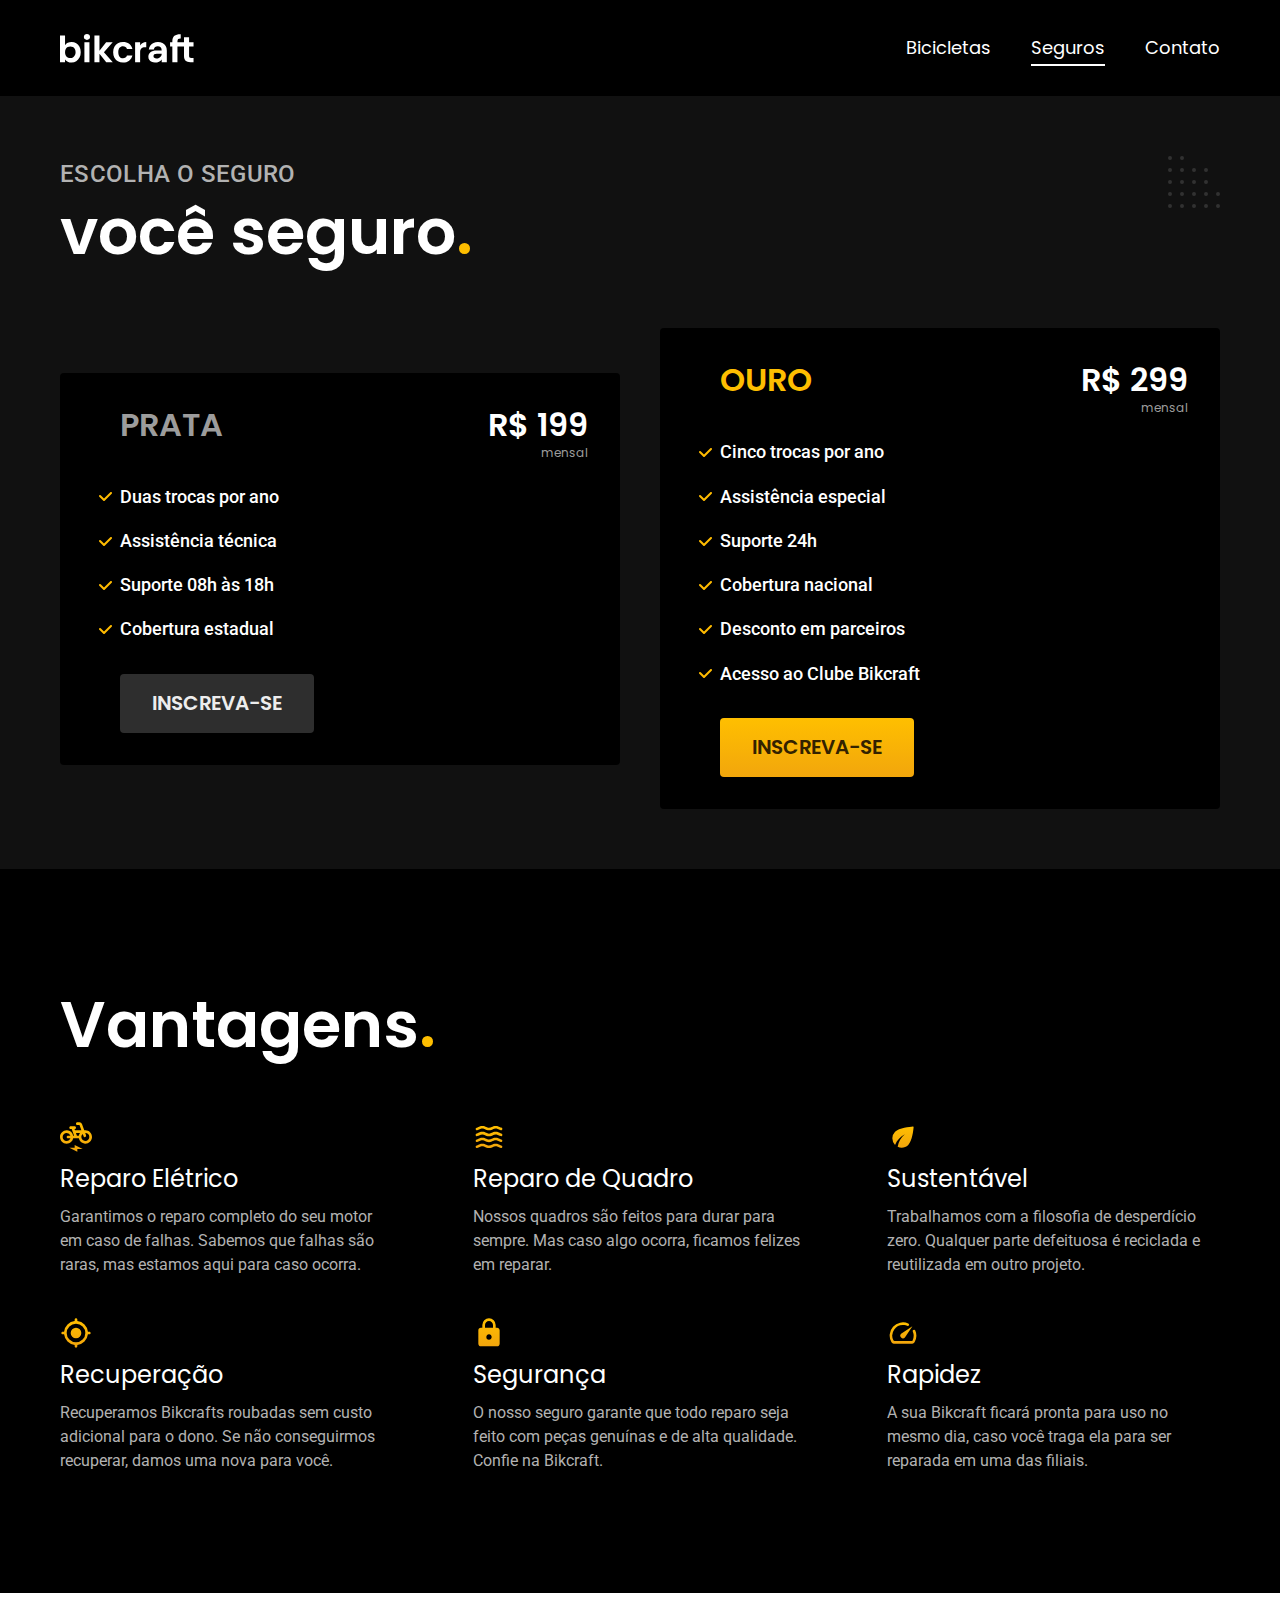
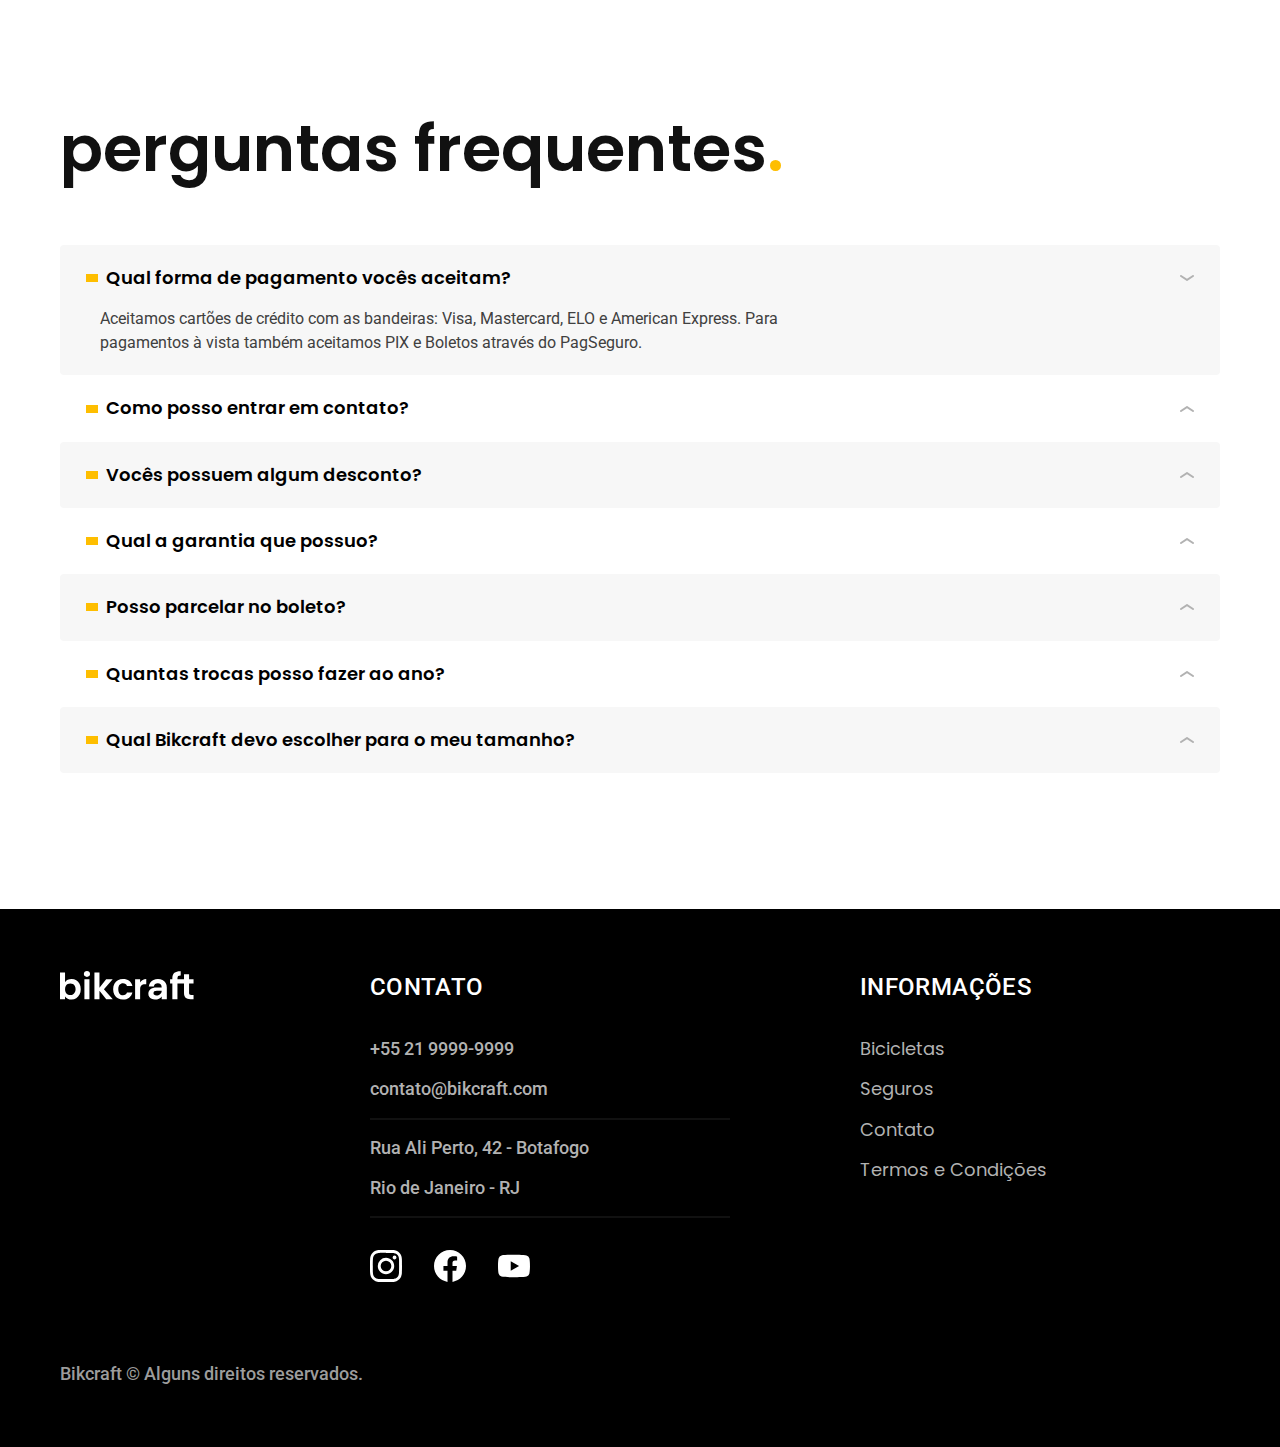
<file: seguros.html>
<!DOCTYPE html>

<html lang="pt-br">

<head>
  <meta charset="utf-8">
  <meta name="viewport" content="width=device-width, initial-scale=1.0">
  <title>Seguros | Bikcraft</title>
  <meta name="description" content="Termos e condições.">

  <link rel="icon" href="./favicon.svg" type="image/svg+xml">
  <link rel="preload" href="./css/stylemin.css" as="style">
  <link rel="stylesheet" href="./css/stylemin.css">
  <link rel="preconnect" href="https://fonts.googleapis.com">
  <link rel="preconnect" href="https://fonts.gstatic.com" crossorigin>
  <link href="https://fonts.googleapis.com/css2?family=Merriweather:ital,wght@1,900&family=Poppins:wght@400;600&family=Roboto:wght@400;500&display=swap" rel="stylesheet">

  <script>document.documentElement.classList.add('js');</script>
</head>

<body id="seguros">

  <header class="header-bg">
    <div class="container header">
      <a href="./">
        <img src="./img/bikcraft.svg" alt="Bikcraft">
      </a>
      <nav aria-label="primaria">
        <ul class="header-menu font-1-m cor-0">
          <li><a href="./bicicletas.html">Bicicletas</a></li>
          <li><a href="./seguros.html">Seguros</a></li>
          <li><a href="./contato.html">Contato</a></li>
        </ul>
      </nav>
    </div>
  </header>

  <main class="seguros-bg">

    <div class="titulo-bg">
      <div class="titulo container">
        <p class="font-2-l-b cor-5">escolha o seguro</p>
        <h1 class="font-1-xxl cor-0">você seguro<span class="cor-p1">.</span></h1>
      </div>
    </div>

    <div class="seguros container">
      <div class="seguros-item fadeInLeft" data-anime="200">
        <h3 class="font-1-xl cor-6">PRATA</h3>
        <span class="font-1-xl cor-0">R$ 199<span class="font-1-xs cor-6">mensal</span></span>
        <ul class="font-2-m cor-0">
          <li>Duas trocas por ano</li>
          <li>Assistência técnica</li>
          <li>Suporte 08h às 18h</li>
          <li>Cobertura estadual</li>
        </ul>
        <a class="botao secundario" href="./orcamento.html?tipo=seguro&produto=prata">Inscreva-se</a>
      </div>

      <div class="seguros-item fadeInRight" data-anime="400">
        <h3 class="font-1-xl cor-p1">OURO</h3>
        <span class="font-1-xl cor-0">R$ 299<span class="font-1-xs cor-6">mensal</span></span>
        <ul class="font-2-m cor-0">
          <li>Cinco trocas por ano</li>
          <li>Assistência especial</li>
          <li>Suporte 24h</li>
          <li>Cobertura nacional</li>
          <li>Desconto em parceiros</li>
          <li>Acesso ao Clube Bikcraft</li>
        </ul>
        <a class="botao" href="./orcamento.html?tipo=seguro&produto=ouro">Inscreva-se</a>
      </div>
    </div>
  </main>

  <article class="vantagens-bg">
    <div class="vantagens container">
      <h2 class="font-1-xxl cor-0">Vantagens<span class="cor-p1">.</span></h2>
      <ul>
        <li>
          <img src="./img/icones/eletrica.svg" alt="">
          <h3 class="font-1-l cor-0">Reparo Elétrico</h3>
          <p class="font-2-s cor-5">Garantimos o reparo completo do seu motor em caso de falhas. Sabemos que falhas são raras, mas estamos aqui para caso ocorra.</p>
        </li>
        <li>
          <img src="./img/icones/carbono.svg" alt="">
          <h3 class="font-1-l cor-0">Reparo de Quadro</h3>
          <p class="font-2-s cor-5">Nossos quadros são feitos para durar para sempre. Mas caso algo ocorra, ficamos felizes em reparar.</p>
        </li>
        <li>
          <img src="./img/icones/sustentavel.svg" alt="">
          <h3 class="font-1-l cor-0">Sustentável</h3>
          <p class="font-2-s cor-5">Trabalhamos com a filosofia de desperdício zero. Qualquer parte defeituosa é reciclada e reutilizada em outro projeto.</p>
        </li>
        <li>
          <img src="./img/icones/rastreador.svg" alt="">
          <h3 class="font-1-l cor-0">Recuperação</h3>
          <p class="font-2-s cor-5">Recuperamos Bikcrafts roubadas sem custo adicional para o dono. Se não conseguirmos recuperar, damos uma nova para você.</p>
        </li>
        <li>
          <img src="./img/icones/seguro.svg" alt="">
          <h3 class="font-1-l cor-0">Segurança</h3>
          <p class="font-2-s cor-5">O nosso seguro garante que todo reparo seja feito com peças genuínas e de alta qualidade. Confie na Bikcraft.</p>
        </li>
        <li>
          <img src="./img/icones/velocidade.svg" alt="">
          <h3 class="font-1-l cor-0">Rapidez</h3>
          <p class="font-2-s cor-5">A sua Bikcraft ficará pronta para uso no mesmo dia, caso você traga ela para ser reparada em uma das filiais.</p>
        </li>
      </ul>
    </div>
  </article>

  <article class="perguntas container">
    <h2 class="font-1-xxl">perguntas frequentes<span class="cor-p1">.</span></h2>
    <dl>
      <div>
        <dt><button class="font-1-m-b" aria-controls="pergunta1" aria-expanded="true">Qual forma de pagamento vocês aceitam?</button></dt>
        <dd id="pergunta1" class="font-2-s cor-9 ativa">Aceitamos cartões de crédito com as bandeiras: Visa, Mastercard, ELO e American Express. Para pagamentos à vista também aceitamos PIX e Boletos através do PagSeguro.</dd>
      </div>
      <div>
        <dt><button class="font-1-m-b" aria-controls="pergunta2" aria-expanded="false">Como posso entrar em contato?</button></dt>
        <dd id="pergunta2" class="font-2-s cor-9">Aceitamos cartões de crédito com as bandeiras: Visa, Mastercard, ELO e American Express. Para pagamentos à vista também aceitamos PIX e Boletos através do PagSeguro.</dd>
      </div>
      <div>
        <dt><button class="font-1-m-b" aria-controls="pergunta3" aria-expanded="false">Vocês possuem algum desconto?</button></dt>
        <dd id="pergunta3" class="font-2-s cor-9">Aceitamos cartões de crédito com as bandeiras: Visa, Mastercard, ELO e American Express. Para pagamentos à vista também aceitamos PIX e Boletos através do PagSeguro.</dd>
      </div>
      <div>
        <dt><button class="font-1-m-b" aria-controls="pergunta4" aria-expanded="false">Qual a garantia que possuo?</button></dt>
        <dd id="pergunta4" class="font-2-s cor-9">Aceitamos cartões de crédito com as bandeiras: Visa, Mastercard, ELO e American Express. Para pagamentos à vista também aceitamos PIX e Boletos através do PagSeguro.</dd>
      </div>
      <div>
        <dt><button class="font-1-m-b" aria-controls="pergunta5" aria-expanded="false">Posso parcelar no boleto?</button></dt>
        <dd id="pergunta5" class="font-2-s cor-9">Aceitamos cartões de crédito com as bandeiras: Visa, Mastercard, ELO e American Express. Para pagamentos à vista também aceitamos PIX e Boletos através do PagSeguro.</dd>
      </div>
      <div>
        <dt><button class="font-1-m-b" aria-controls="pergunta6" aria-expanded="false">Quantas trocas posso fazer ao ano?</button></dt>
        <dd id="pergunta6" class="font-2-s cor-9">Aceitamos cartões de crédito com as bandeiras: Visa, Mastercard, ELO e American Express. Para pagamentos à vista também aceitamos PIX e Boletos através do PagSeguro.</dd>
      </div>
      <div>
        <dt><button class="font-1-m-b" aria-controls="pergunta7" aria-expanded="false">Qual Bikcraft devo escolher para o meu tamanho?</button></dt>
        <dd id="pergunta7" class="font-2-s cor-9">Aceitamos cartões de crédito com as bandeiras: Visa, Mastercard, ELO e American Express. Para pagamentos à vista também aceitamos PIX e Boletos através do PagSeguro.</dd>
      </div>
    </dl>
  </article>

  <footer class="footer-bg">
    <div class="footer container">
      <img src="./img/bikcraft.svg" alt="Bikcraft">
      <div class="footer-contato">
        <h3 class="font-2-l-b cor-0">Contato</h3>
        <ul class="cor-5 font-2-m">
          <li><a href="tel:+552199999999">+55 21 9999-9999</a></li>
          <li><a href="mailto:contato@bikcraft.com">contato@bikcraft.com</a></li>
          <li>Rua Ali Perto, 42 - Botafogo</li>
          <li>Rio de Janeiro - RJ</li>
        </ul>

        <div class="footer-redes">
          <a href="./">
            <img src="./img/redes/instagram.svg" alt="Instagram">
          </a>
          <a href="./">
            <img src="./img/redes/facebook.svg" alt="Facebook">
          </a>
          <a href="./">
            <img src="./img/redes/youtube.svg" alt="Youtube">
          </a>
        </div>

      </div>
      <div class="footer-informacoes">
        <h3 class="font-2-l-b cor-0">Informações</h3>
        <nav>
          <ul class="font-1-m cor-5">
            <li><a href="./bicicletas.html">Bicicletas</a></li>
            <li><a href="./seguros.html">Seguros</a></li>
            <li><a href="./contato.html">Contato</a></li>
            <li><a href="./termos.html">Termos e Condições</a></li>
          </ul>
        </nav>
      </div>
      <p class="footer-copy font-2-m cor-6">Bikcraft © Alguns direitos reservados.</p>
    </div>
  </footer>
  <script src="./js/plugins/simple-anime.js"></script>
  <script src="./js/script.js"></script>
</body>

</html>
</file>
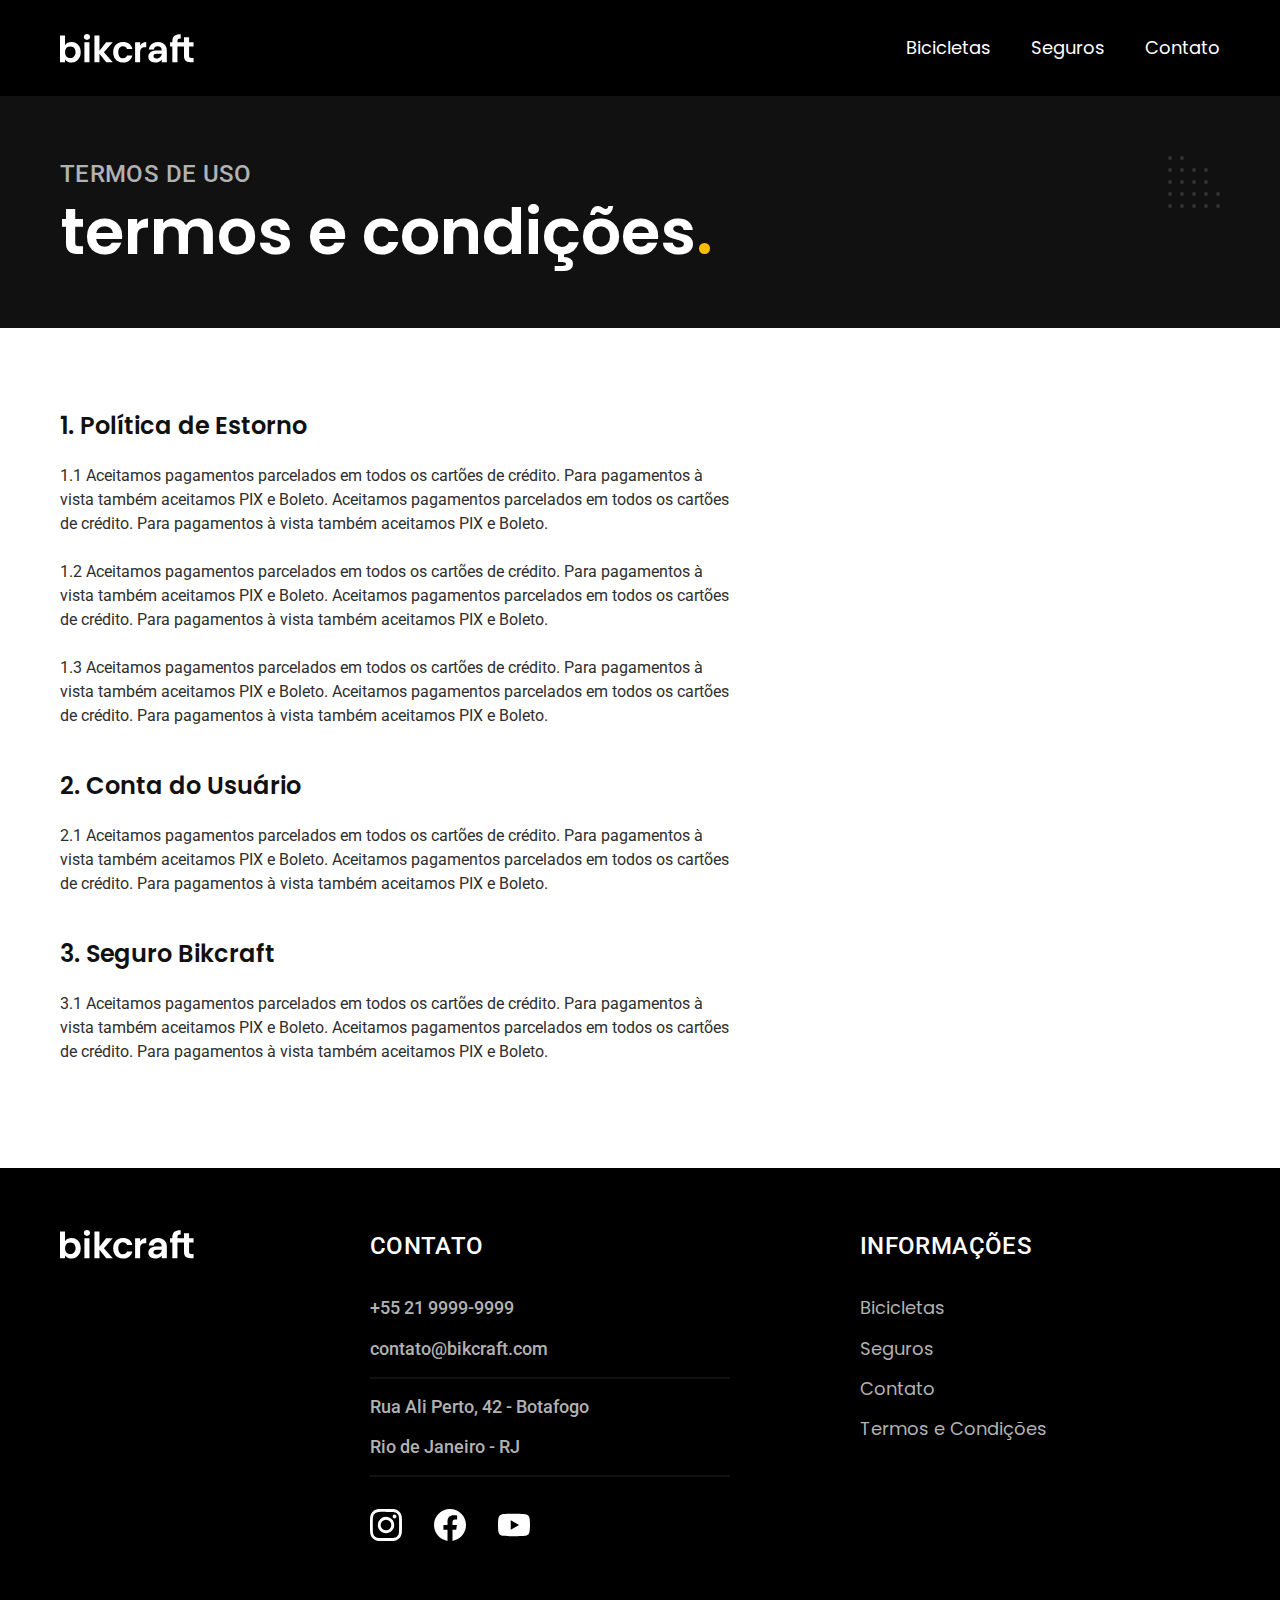
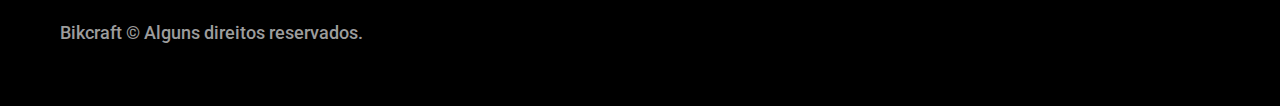
<file: termos.html>
<!DOCTYPE html>

<html lang="pt-br">

<head>
  <meta charset="utf-8">
  <meta name="viewport" content="width=device-width, initial-scale=1.0">
  <title>Termos e Condições | Bikcraft</title>
  <meta name="description" content="Termos e condições.">

  <link rel="icon" href="./favicon.svg" type="image/svg+xml">
  <link rel="preload" href="./css/stylemin.css" as="style">
  <link rel="stylesheet" href="./css/stylemin.css">
  <link rel="preconnect" href="https://fonts.googleapis.com">
  <link rel="preconnect" href="https://fonts.gstatic.com" crossorigin>
  <link href="https://fonts.googleapis.com/css2?family=Merriweather:ital,wght@1,900&family=Poppins:wght@400;600&family=Roboto:wght@400;500&display=swap" rel="stylesheet">

  <script>document.documentElement.classList.add('js');</script>
</head>

<body id="termos">

  <header class="header-bg">
    <div class="container header">
      <a href="./">
        <img src="./img/bikcraft.svg" alt="Bikcraft">
      </a>
      <nav aria-label="primaria">
        <ul class="header-menu font-1-m cor-0">
          <li><a href="./bicicletas.html">Bicicletas</a></li>
          <li><a href="./seguros.html">Seguros</a></li>
          <li><a href="./contato.html">Contato</a></li>
        </ul>
      </nav>
    </div>
  </header>

  <main>
    <div class="titulo-bg">
      <div class="titulo container">
        <p class="font-2-l-b cor-5">Termos de uso</p>
        <h1 class="font-1-xxl cor-0">termos e condições<span class="cor-p1">.</span></h1>
      </div>

    </div>

    <div class="termos font-2-s cor-10 container">
      <h2 class="font-1-l cor-11">1. Política de Estorno</h2>
      <p>1.1 Aceitamos pagamentos parcelados em todos os cartões de crédito. Para pagamentos à vista também aceitamos PIX e Boleto. Aceitamos pagamentos parcelados em todos os cartões de crédito. Para pagamentos à vista também aceitamos PIX e Boleto.</p>
      <p>1.2 Aceitamos pagamentos parcelados em todos os cartões de crédito. Para pagamentos à vista também aceitamos PIX e Boleto. Aceitamos pagamentos parcelados em todos os cartões de crédito. Para pagamentos à vista também aceitamos PIX e Boleto.</p>
      <p>1.3 Aceitamos pagamentos parcelados em todos os cartões de crédito. Para pagamentos à vista também aceitamos PIX e Boleto. Aceitamos pagamentos parcelados em todos os cartões de crédito. Para pagamentos à vista também aceitamos PIX e Boleto.</p>
      <h2 class="font-1-l cor-11">2. Conta do Usuário</h2>
      <p>2.1 Aceitamos pagamentos parcelados em todos os cartões de crédito. Para pagamentos à vista também aceitamos PIX e Boleto. Aceitamos pagamentos parcelados em todos os cartões de crédito. Para pagamentos à vista também aceitamos PIX e Boleto.</p>
      <h2 class="font-1-l cor-11">3. Seguro Bikcraft</h2>
      <p>3.1 Aceitamos pagamentos parcelados em todos os cartões de crédito. Para pagamentos à vista também aceitamos PIX e Boleto. Aceitamos pagamentos parcelados em todos os cartões de crédito. Para pagamentos à vista também aceitamos PIX e Boleto.</p>
    </div>

  </main>


  <footer class="footer-bg">
    <div class="footer container">
      <img src="./img/bikcraft.svg" alt="Bikcraft">
      <div class="footer-contato">
        <h3 class="font-2-l-b cor-0">Contato</h3>
        <ul class="cor-5 font-2-m">
          <li><a href="tel:+552199999999">+55 21 9999-9999</a></li>
          <li><a href="mailto:contato@bikcraft.com">contato@bikcraft.com</a></li>
          <li>Rua Ali Perto, 42 - Botafogo</li>
          <li>Rio de Janeiro - RJ</li>
        </ul>

        <div class="footer-redes">
          <a href="./">
            <img src="./img/redes/instagram.svg" alt="Instagram">
          </a>
          <a href="./">
            <img src="./img/redes/facebook.svg" alt="Facebook">
          </a>
          <a href="./">
            <img src="./img/redes/youtube.svg" alt="Youtube">
          </a>
        </div>

      </div>
      <div class="footer-informacoes">
        <h3 class="font-2-l-b cor-0">Informações</h3>
        <nav>
          <ul class="font-1-m cor-5">
            <li><a href="./bicicletas.html">Bicicletas</a></li>
            <li><a href="./seguros.html">Seguros</a></li>
            <li><a href="./contato.html">Contato</a></li>
            <li><a href="./termos.html">Termos e Condições</a></li>
          </ul>
        </nav>
      </div>
      <p class="footer-copy font-2-m cor-6">Bikcraft © Alguns direitos reservados.</p>
    </div>
  </footer>

  <script src="./js/script.js"></script>
</body>

</html>
</file>
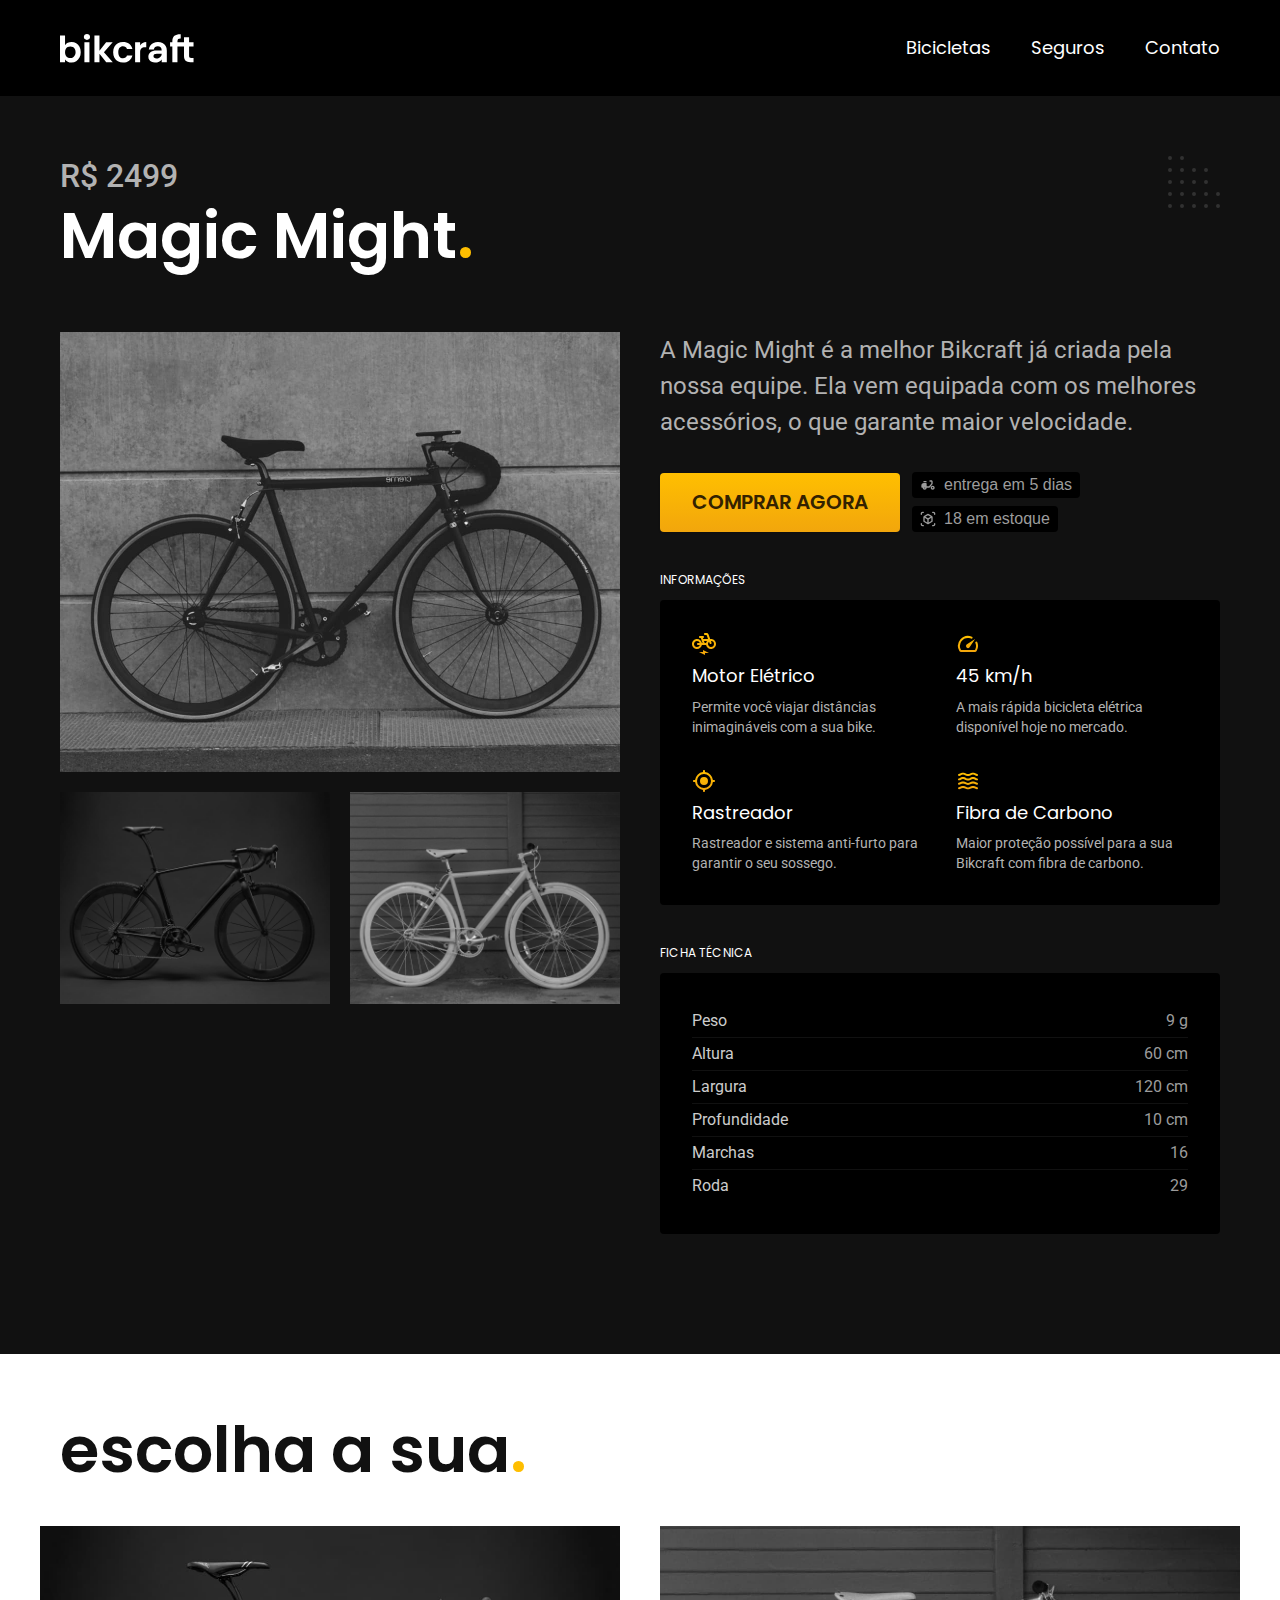
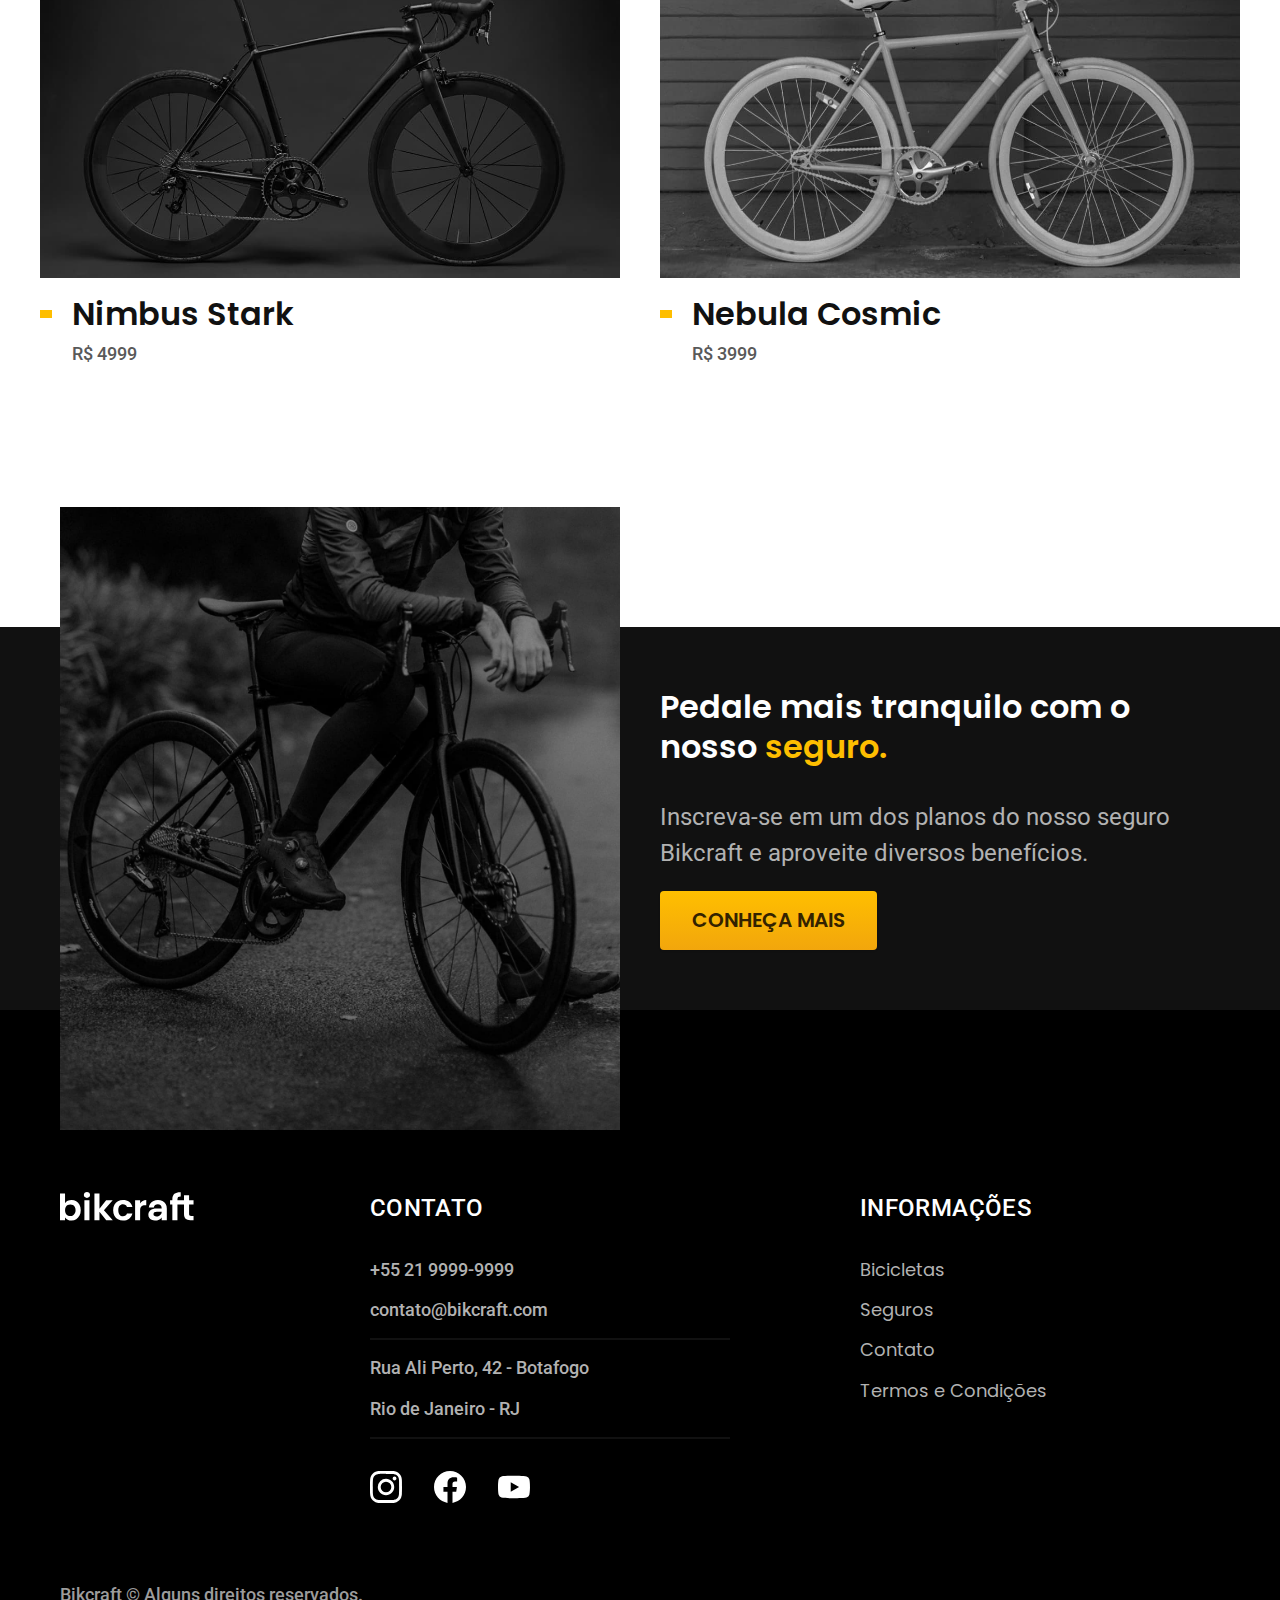
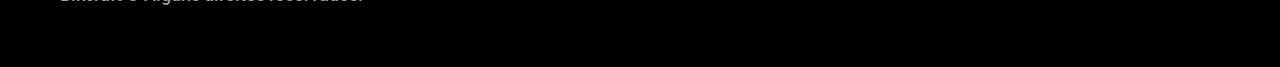
<file: bicicletas/magic.html>
<!DOCTYPE html>

<html lang="pt-br">

<head>
  <meta charset="utf-8">
  <meta name="viewport" content="width=device-width, initial-scale=1.0">
  <title>Magic Might| Bikcraft</title>
  <meta name="description" content="Termos e condições.">

  <link rel="icon" href="../favicon.svg" type="image/svg+xml">

  <link rel="preload" href="../css/stylemin.css" as="style">
  <link rel="stylesheet" href="../css/stylemin.css">

  <link rel="preconnect" href="https://fonts.googleapis.com">
  <link rel="preconnect" href="https://fonts.gstatic.com" crossorigin>
  <link href="https://fonts.googleapis.com/css2?family=Merriweather:ital,wght@1,900&family=Poppins:wght@400;600&family=Roboto:wght@400;500&display=swap" rel="stylesheet">

  <script>document.documentElement.classList.add('js');</script>
</head>

<body id="bicicleta">

  <header class="header-bg">
    <div class="container header">
      <a href="../">
        <img src="../img/bikcraft.svg" alt="Bikcraft">
      </a>
      <nav aria-label="primaria">
        <ul class="header-menu font-1-m cor-0">
          <li><a href="../bicicletas.html">Bicicletas</a></li>
          <li><a href="../seguros.html">Seguros</a></li>
          <li><a href="../contato.html">Contato</a></li>
        </ul>
      </nav>
    </div>
  </header>

  <main class="titulo-bg">
    <div>
      <div class="titulo container">
        <p class="font-2-xl cor-5">R$ 2499</p>
        <h1 class="font-1-xxl cor-0">Magic Might<span class="cor-p1">.</span></h1>
      </div>
    </div>
    <div class="bicicleta container">
      <div class="bicicleta-imagens">
        <img src="../img/bicicleta/nimbus2.jpg" alt="Bicicleta Magic 1">
        <img src="../img/bicicleta/nimbus1.jpg" alt="Bicicleta Magic 2">
        <img src="../img/bicicleta/nimbus3.jpg" alt="Bicicleta Magic 3">
      </div>
      <div class="bicicleta-conteudo">
        <p class="font-2-l cor-5">A Magic Might é a melhor Bikcraft já criada pela nossa equipe. Ela vem equipada com os melhores acessórios, o que garante maior velocidade.</p>
        <div class="bicicleta-comprar">
          <a class="botao" href="../orcamento.html?tipo=bikcraft&produto=magic">Comprar agora</a>
          <span class="font-1-x-s cor-6"><img src="../img/icones/entrega.svg" alt="">entrega em 5 dias</span>
          <span class="font-1-x-s cor-6"><img src="../img/icones/estoque.svg" alt="">18 em estoque</span>
        </div>


        <h2 class="font-1-xs cor-0">Informações</h2>
        <ul class="bicicleta-informacoes">
          <li>
            <img src="../img/icones/eletrica.svg" alt="">
            <h3 class="font-1-m cor-0">Motor Elétrico</h3>
            <p class="font-2-xs cor-5">Permite você viajar distâncias inimagináveis com a sua bike.</p>
          </li>
          <li>
            <img src="../img/icones/velocidade.svg" alt="">
            <h3 class="font-1-m cor-0">45 km/h</h3>
            <p class="font-2-xs cor-5">A mais rápida bicicleta elétrica disponível hoje no mercado.</p>
          </li>
          <li>
            <img src="../img/icones/rastreador.svg" alt="">
            <h3 class="font-1-m cor-0">Rastreador</h3>
            <p class="font-2-xs cor-5">Rastreador e sistema anti-furto para garantir o seu sossego.</p>
          </li>
          <li>
            <img src="../img/icones/carbono.svg" alt="">
            <h3 class="font-1-m cor-0">Fibra de Carbono</h3>
            <p class="font-2-xs cor-5">Maior proteção possível para a sua Bikcraft com fibra de carbono.</p>
          </li>
        </ul>
        <h2 class="font-1-xs cor-0">Ficha Técnica</h2>
        <ul class="bicicleta-ficha font-2-s cor-4">
          <li>Peso <span>9 g</span></li>
          <li>Altura <span>60 cm</span></li>
          <li>Largura <span>120 cm</span></li>
          <li>Profundidade <span>10 cm</span></li>
          <li>Marchas <span>16</span></li>
          <li>Roda <span>29</span></li>
        </ul>
      </div>
    </div>
  </main>

  <article class="bicicletas-lista container">
    <h2 class="container font-1-xxl">escolha a sua<span class="cor-p1">.</span></h2>
    <ul>
      <li>
        <a href="./nimbus.html">
          <img src="../img/bicicletas/nimbus.jpg" alt="Bicicleta preta">
          <h3 class="font-1-xl">Nimbus Stark</h3>
          <span class="font-2-m cor-8">R$ 4999</span>
        </a>
      </li>
      <li>
        <a href="./nebula.html">
          <img src="../img/bicicletas/nebula.jpg" alt="Bicicleta preta">
          <h3 class="font-1-xl">Nebula Cosmic</h3>
          <span class="font-2-m cor-8">R$ 3999</span>
        </a>
      </li>
    </ul>
  </article>

  <article class="seguro-bg">
    <div class="seguro container">
      <div class="seguro-imagem">
        <img src="../img/fotos/seguros.jpg" alt="Pessoa parada em cima de uma bicicleta.">
      </div>
      <div class="seguro-conteudo">
        <h2 class="font-1-xl cor-0">Pedale mais tranquilo com o nosso <span class="cor-p1">seguro.</span></h2>
        <p class="font-2-l cor-5">Inscreva-se em um dos planos do nosso seguro Bikcraft e aproveite diversos benefícios.</p>
        <a class="botao" href="../seguros.html">Conheça Mais</a>
      </div>
    </div>

  </article>



  <footer class="footer-bg">
    <div class="footer container">
      <img src="../img/bikcraft.svg" alt="Bikcraft">
      <div class="footer-contato">
        <h3 class="font-2-l-b cor-0">Contato</h3>
        <ul class="cor-5 font-2-m">
          <li><a href="tel:+552199999999">+55 21 9999-9999</a></li>
          <li><a href="mailto:contato@bikcraft.com">contato@bikcraft.com</a></li>
          <li>Rua Ali Perto, 42 - Botafogo</li>
          <li>Rio de Janeiro - RJ</li>
        </ul>

        <div class="footer-redes">
          <a href="./">
            <img src="../img/redes/instagram.svg" alt="Instagram">
          </a>
          <a href="./">
            <img src="../img/redes/facebook.svg" alt="Facebook">
          </a>
          <a href="./">
            <img src="../img/redes/youtube.svg" alt="Youtube">
          </a>
        </div>

      </div>
      <div class="footer-informacoes">
        <h3 class="font-2-l-b cor-0">Informações</h3>
        <nav>
          <ul class="font-1-m cor-5">
            <li><a href="../bicicletas.html">Bicicletas</a></li>
            <li><a href="../seguros.html">Seguros</a></li>
            <li><a href="../contato.html">Contato</a></li>
            <li><a href="../termos.html">Termos e Condições</a></li>
          </ul>
        </nav>
      </div>
      <p class="footer-copy font-2-m cor-6">Bikcraft © Alguns direitos reservados.</p>
    </div>
  </footer>

  <script src="../js/script.js"></script>
</body>

</html>
</file>
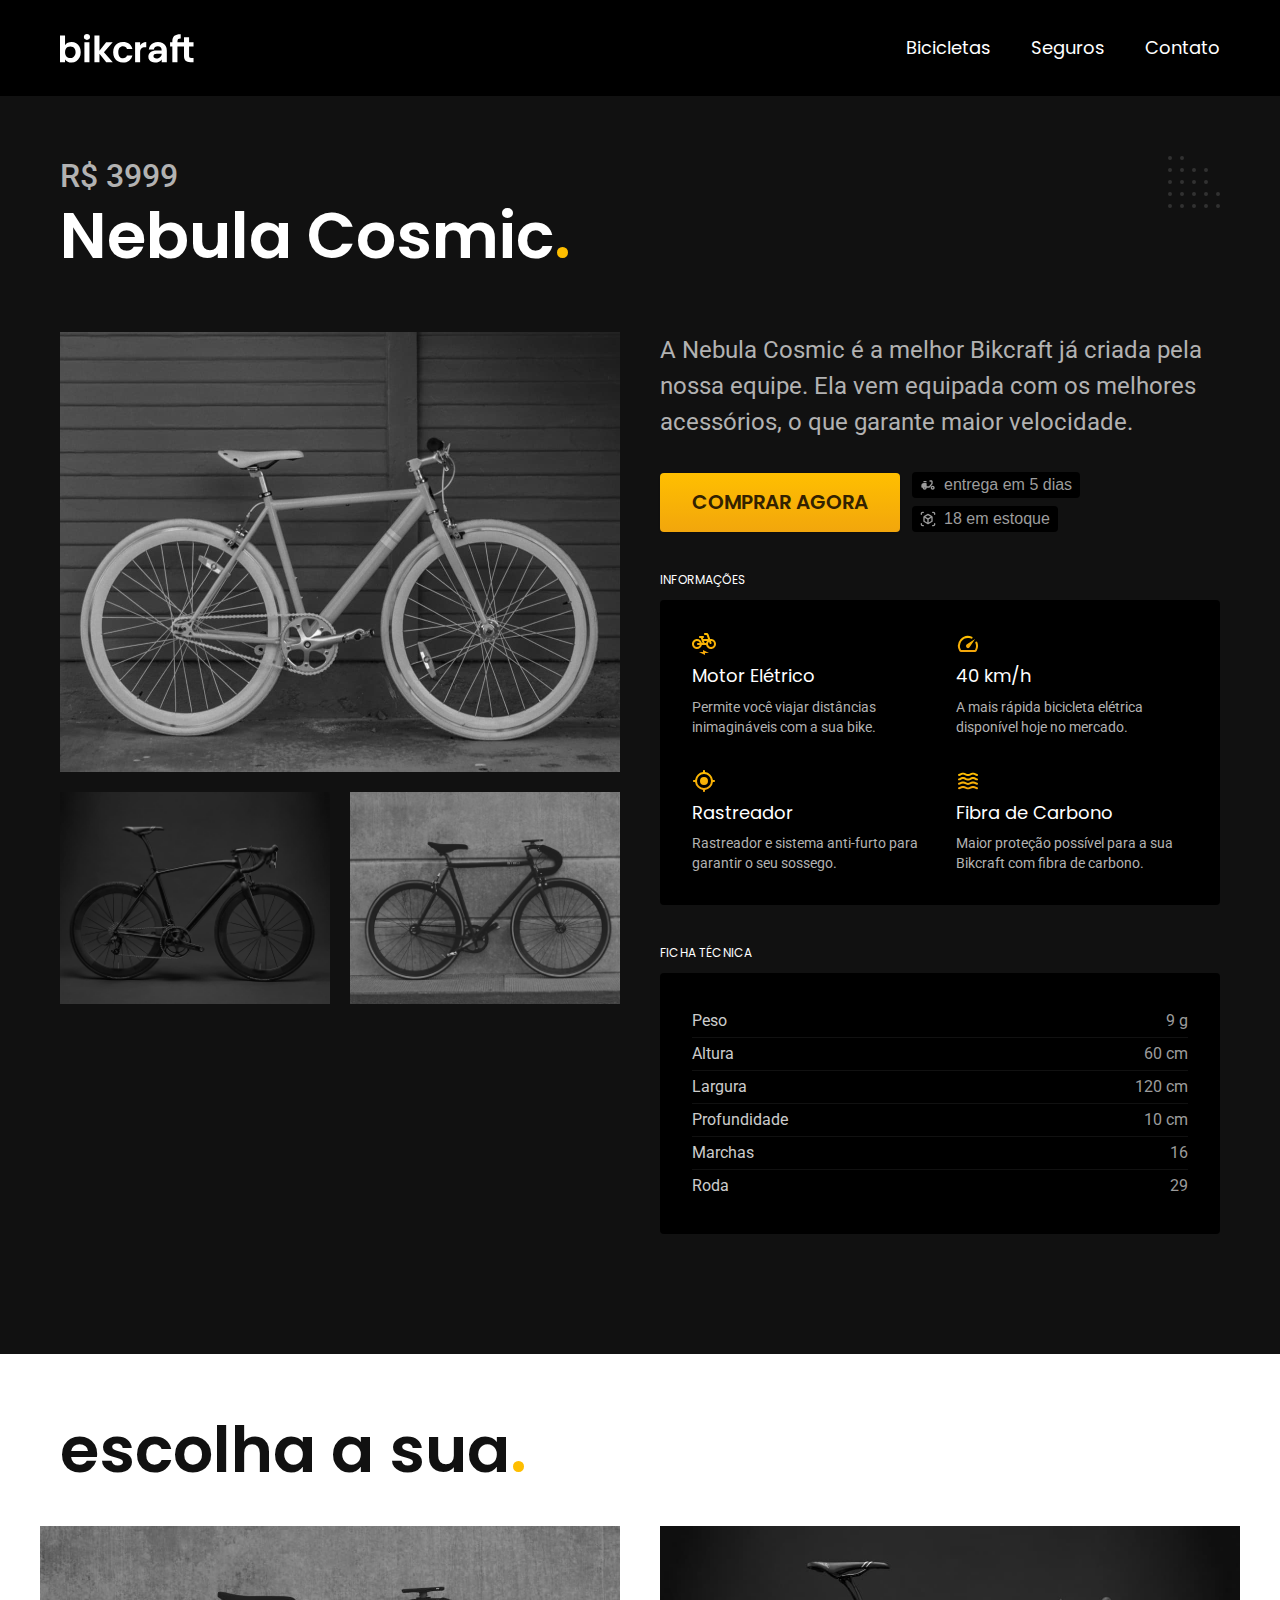
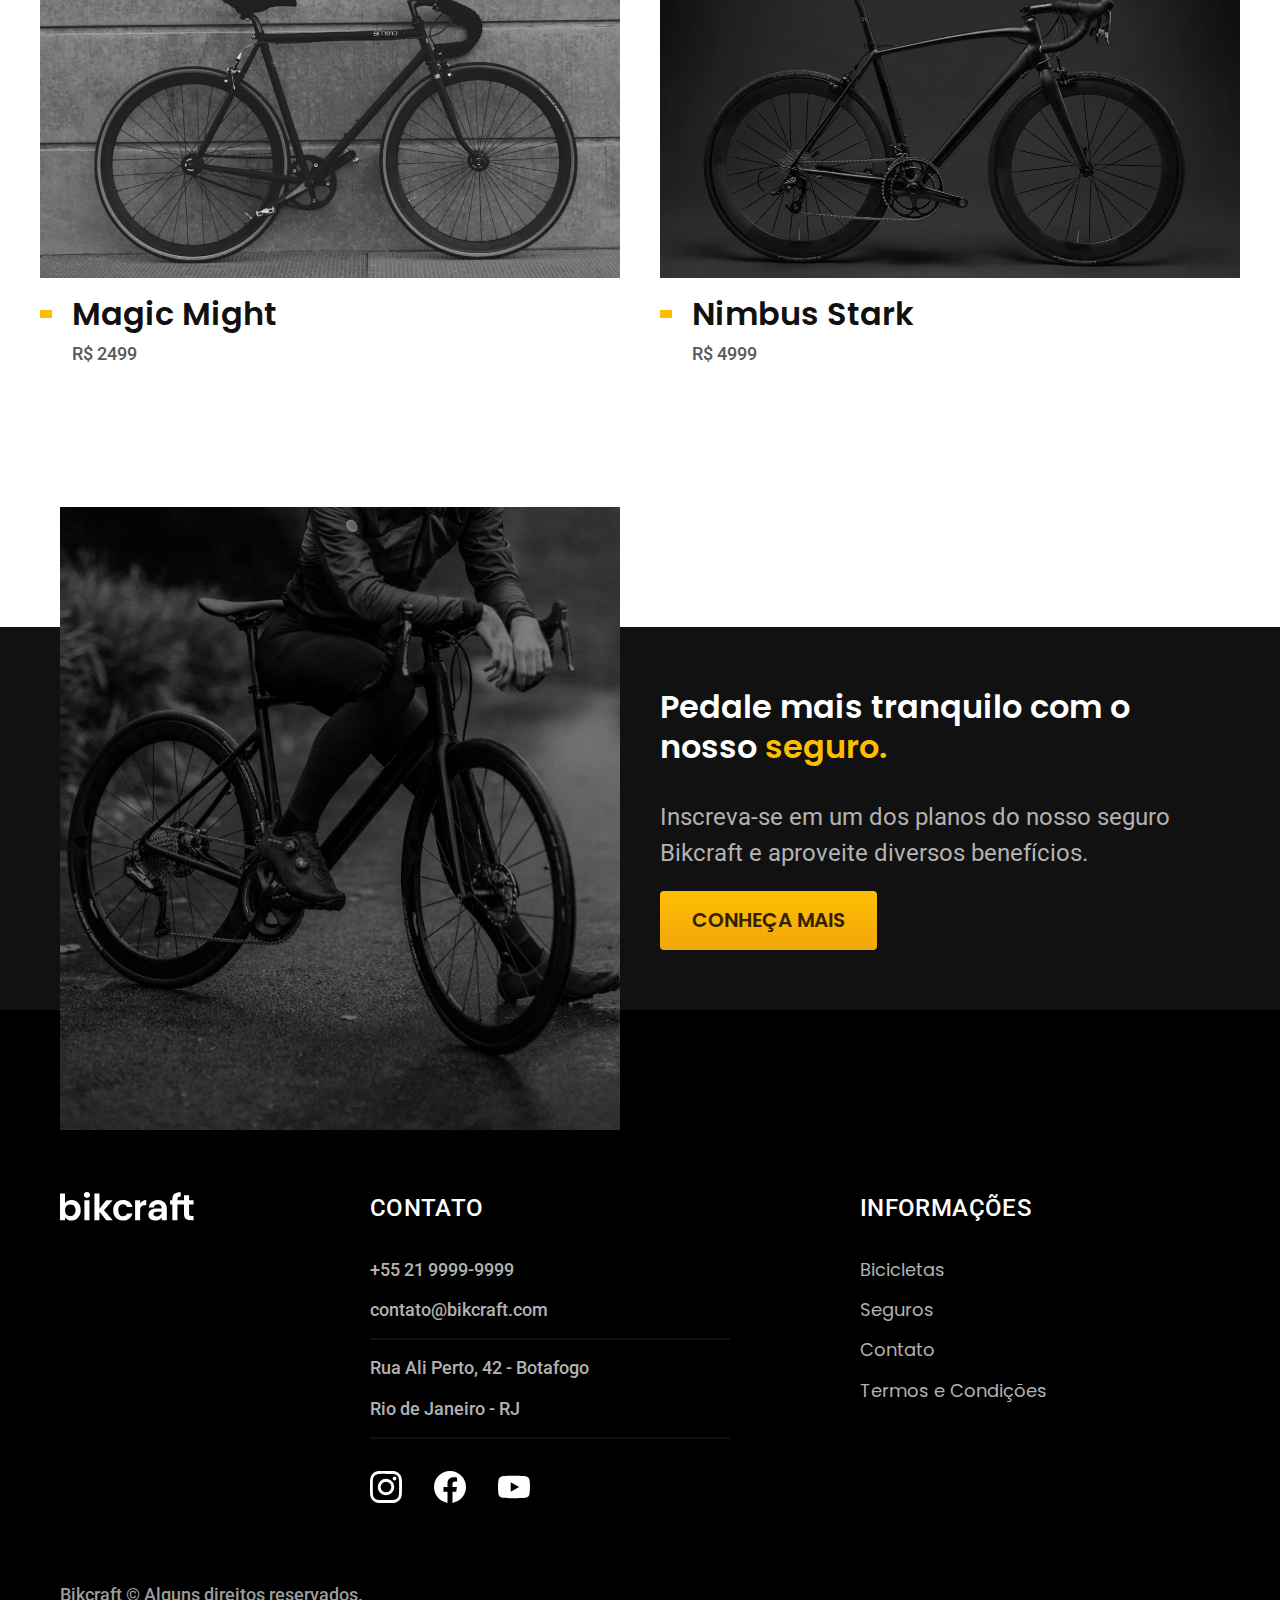
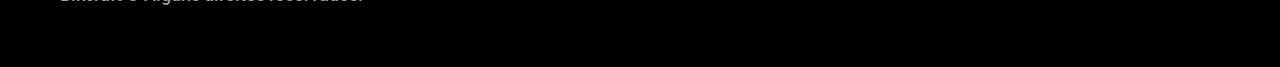
<file: bicicletas/nebula.html>
<!DOCTYPE html>

<html lang="pt-br">

<head>
  <meta charset="utf-8">
  <meta name="viewport" content="width=device-width, initial-scale=1.0">
  <title>Nebula Cosmic| Bikcraft</title>
  <meta name="description" content="Termos e condições.">

  <link rel="icon" href="../favicon.svg" type="image/svg+xml">

  <link rel="preload" href="../css/stylemin.css" as="style">
  <link rel="stylesheet" href="../css/stylemin.css">

  <link rel="preconnect" href="https://fonts.googleapis.com">
  <link rel="preconnect" href="https://fonts.gstatic.com" crossorigin>
  <link href="https://fonts.googleapis.com/css2?family=Merriweather:ital,wght@1,900&family=Poppins:wght@400;600&family=Roboto:wght@400;500&display=swap" rel="stylesheet">

  <script>document.documentElement.classList.add('js');</script>
</head>

<body id="bicicleta">

  <header class="header-bg">
    <div class="container header">
      <a href="../">
        <img src="../img/bikcraft.svg" alt="Bikcraft">
      </a>
      <nav aria-label="primaria">
        <ul class="header-menu font-1-m cor-0">
          <li><a href="../bicicletas.html">Bicicletas</a></li>
          <li><a href="../seguros.html">Seguros</a></li>
          <li><a href="../contato.html">Contato</a></li>
        </ul>
      </nav>
    </div>
  </header>

  <main class="titulo-bg">
    <div>
      <div class="titulo container">
        <p class="font-2-xl cor-5">R$ 3999</p>
        <h1 class="font-1-xxl cor-0">Nebula Cosmic<span class="cor-p1">.</span></h1>
      </div>
    </div>
    <div class="bicicleta container">
      <div class="bicicleta-imagens">
        <img src="../img/bicicleta/nimbus3.jpg" alt="Bicicleta Nebula 1">
        <img src="../img/bicicleta/nimbus1.jpg" alt="Bicicleta Nebula 2">
        <img src="../img/bicicleta/nimbus2.jpg" alt="Bicicleta Nebula 3">
      </div>
      <div class="bicicleta-conteudo">
        <p class="font-2-l cor-5">A Nebula Cosmic é a melhor Bikcraft já criada pela nossa equipe. Ela vem equipada com os melhores acessórios, o que garante maior velocidade.</p>
        <div class="bicicleta-comprar">
          <a class="botao" href="../orcamento.html?tipo=bikcraft&produto=nebula">Comprar agora</a>
          <span class="font-1-x-s cor-6"><img src="../img/icones/entrega.svg" alt="">entrega em 5 dias</span>
          <span class="font-1-x-s cor-6"><img src="../img/icones/estoque.svg" alt="">18 em estoque</span>
        </div>


        <h2 class="font-1-xs cor-0">Informações</h2>
        <ul class="bicicleta-informacoes">
          <li>
            <img src="../img/icones/eletrica.svg" alt="">
            <h3 class="font-1-m cor-0">Motor Elétrico</h3>
            <p class="font-2-xs cor-5">Permite você viajar distâncias inimagináveis com a sua bike.</p>
          </li>
          <li>
            <img src="../img/icones/velocidade.svg" alt="">
            <h3 class="font-1-m cor-0">40 km/h</h3>
            <p class="font-2-xs cor-5">A mais rápida bicicleta elétrica disponível hoje no mercado.</p>
          </li>
          <li>
            <img src="../img/icones/rastreador.svg" alt="">
            <h3 class="font-1-m cor-0">Rastreador</h3>
            <p class="font-2-xs cor-5">Rastreador e sistema anti-furto para garantir o seu sossego.</p>
          </li>
          <li>
            <img src="../img/icones/carbono.svg" alt="">
            <h3 class="font-1-m cor-0">Fibra de Carbono</h3>
            <p class="font-2-xs cor-5">Maior proteção possível para a sua Bikcraft com fibra de carbono.</p>
          </li>
        </ul>
        <h2 class="font-1-xs cor-0">Ficha Técnica</h2>
        <ul class="bicicleta-ficha font-2-s cor-4">
          <li>Peso <span>9 g</span></li>
          <li>Altura <span>60 cm</span></li>
          <li>Largura <span>120 cm</span></li>
          <li>Profundidade <span>10 cm</span></li>
          <li>Marchas <span>16</span></li>
          <li>Roda <span>29</span></li>
        </ul>
      </div>
    </div>
  </main>

  <article class="bicicletas-lista container">
    <h2 class="container font-1-xxl">escolha a sua<span class="cor-p1">.</span></h2>
    <ul>
      <li>
        <a href="./magic.html">
          <img src="../img/bicicletas/magic.jpg" alt="Bicicleta preta">
          <h3 class="font-1-xl">Magic Might</h3>
          <span class="font-2-m cor-8">R$ 2499</span>
        </a>
      </li>
      <li>
        <a href="./nimbus.html">
          <img src="../img/bicicletas/nimbus.jpg" alt="Bicicleta preta">
          <h3 class="font-1-xl">Nimbus Stark</h3>
          <span class="font-2-m cor-8">R$ 4999</span>
        </a>
      </li>
    </ul>
  </article>

  <article class="seguro-bg">
    <div class="seguro container">
      <div class="seguro-imagem">
        <img src="../img/fotos/seguros.jpg" alt="Pessoa parada em cima de uma bicicleta.">
      </div>
      <div class="seguro-conteudo">
        <h2 class="font-1-xl cor-0">Pedale mais tranquilo com o nosso <span class="cor-p1">seguro.</span></h2>
        <p class="font-2-l cor-5">Inscreva-se em um dos planos do nosso seguro Bikcraft e aproveite diversos benefícios.</p>
        <a class="botao" href="../seguros.html">Conheça Mais</a>
      </div>
    </div>

  </article>



  <footer class="footer-bg">
    <div class="footer container">
      <img src="../img/bikcraft.svg" alt="Bikcraft">
      <div class="footer-contato">
        <h3 class="font-2-l-b cor-0">Contato</h3>
        <ul class="cor-5 font-2-m">
          <li><a href="tel:+552199999999">+55 21 9999-9999</a></li>
          <li><a href="mailto:contato@bikcraft.com">contato@bikcraft.com</a></li>
          <li>Rua Ali Perto, 42 - Botafogo</li>
          <li>Rio de Janeiro - RJ</li>
        </ul>

        <div class="footer-redes">
          <a href="./">
            <img src="../img/redes/instagram.svg" alt="Instagram">
          </a>
          <a href="./">
            <img src="../img/redes/facebook.svg" alt="Facebook">
          </a>
          <a href="./">
            <img src="../img/redes/youtube.svg" alt="Youtube">
          </a>
        </div>

      </div>
      <div class="footer-informacoes">
        <h3 class="font-2-l-b cor-0">Informações</h3>
        <nav>
          <ul class="font-1-m cor-5">
            <li><a href="../bicicletas.html">Bicicletas</a></li>
            <li><a href="../seguros.html">Seguros</a></li>
            <li><a href="../contato.html">Contato</a></li>
            <li><a href="../termos.html">Termos e Condições</a></li>
          </ul>
        </nav>
      </div>
      <p class="footer-copy font-2-m cor-6">Bikcraft © Alguns direitos reservados.</p>
    </div>
  </footer>

  <script src="../js/script.js"></script>
</body>

</html>
</file>
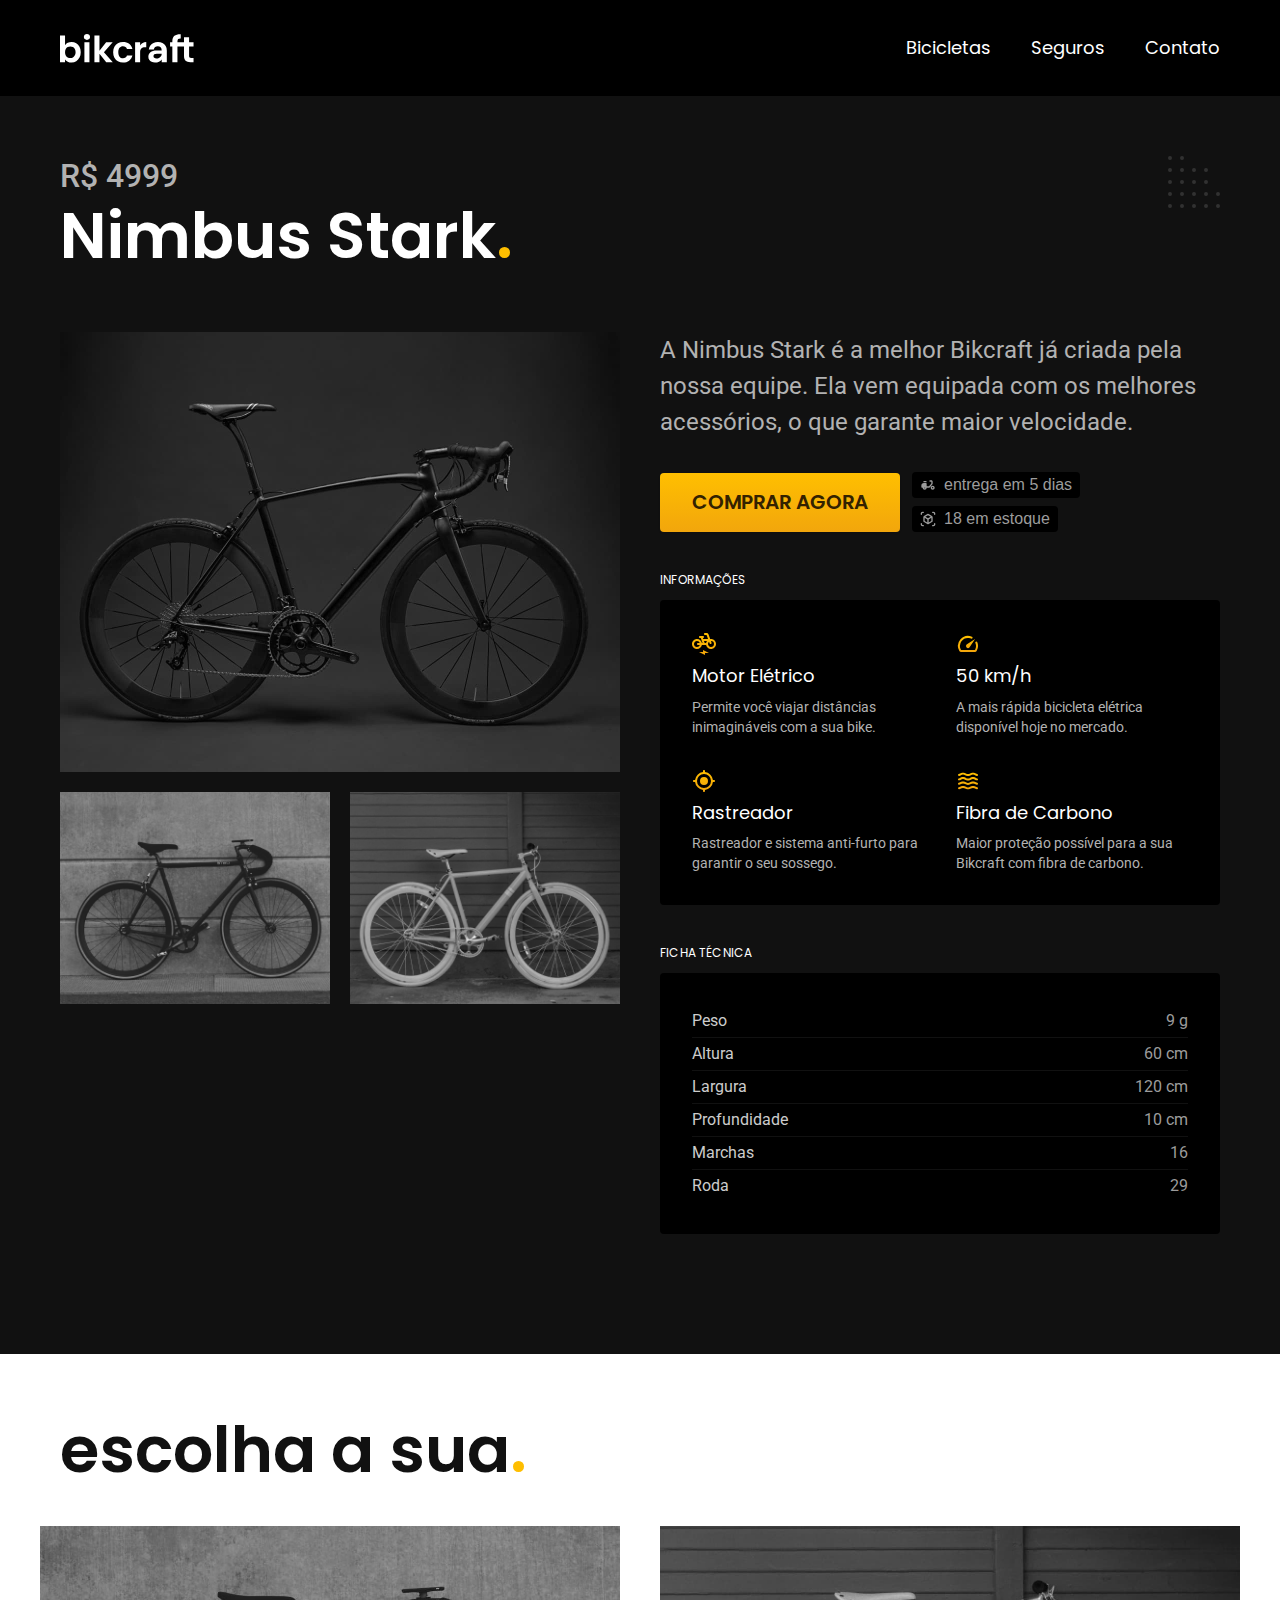
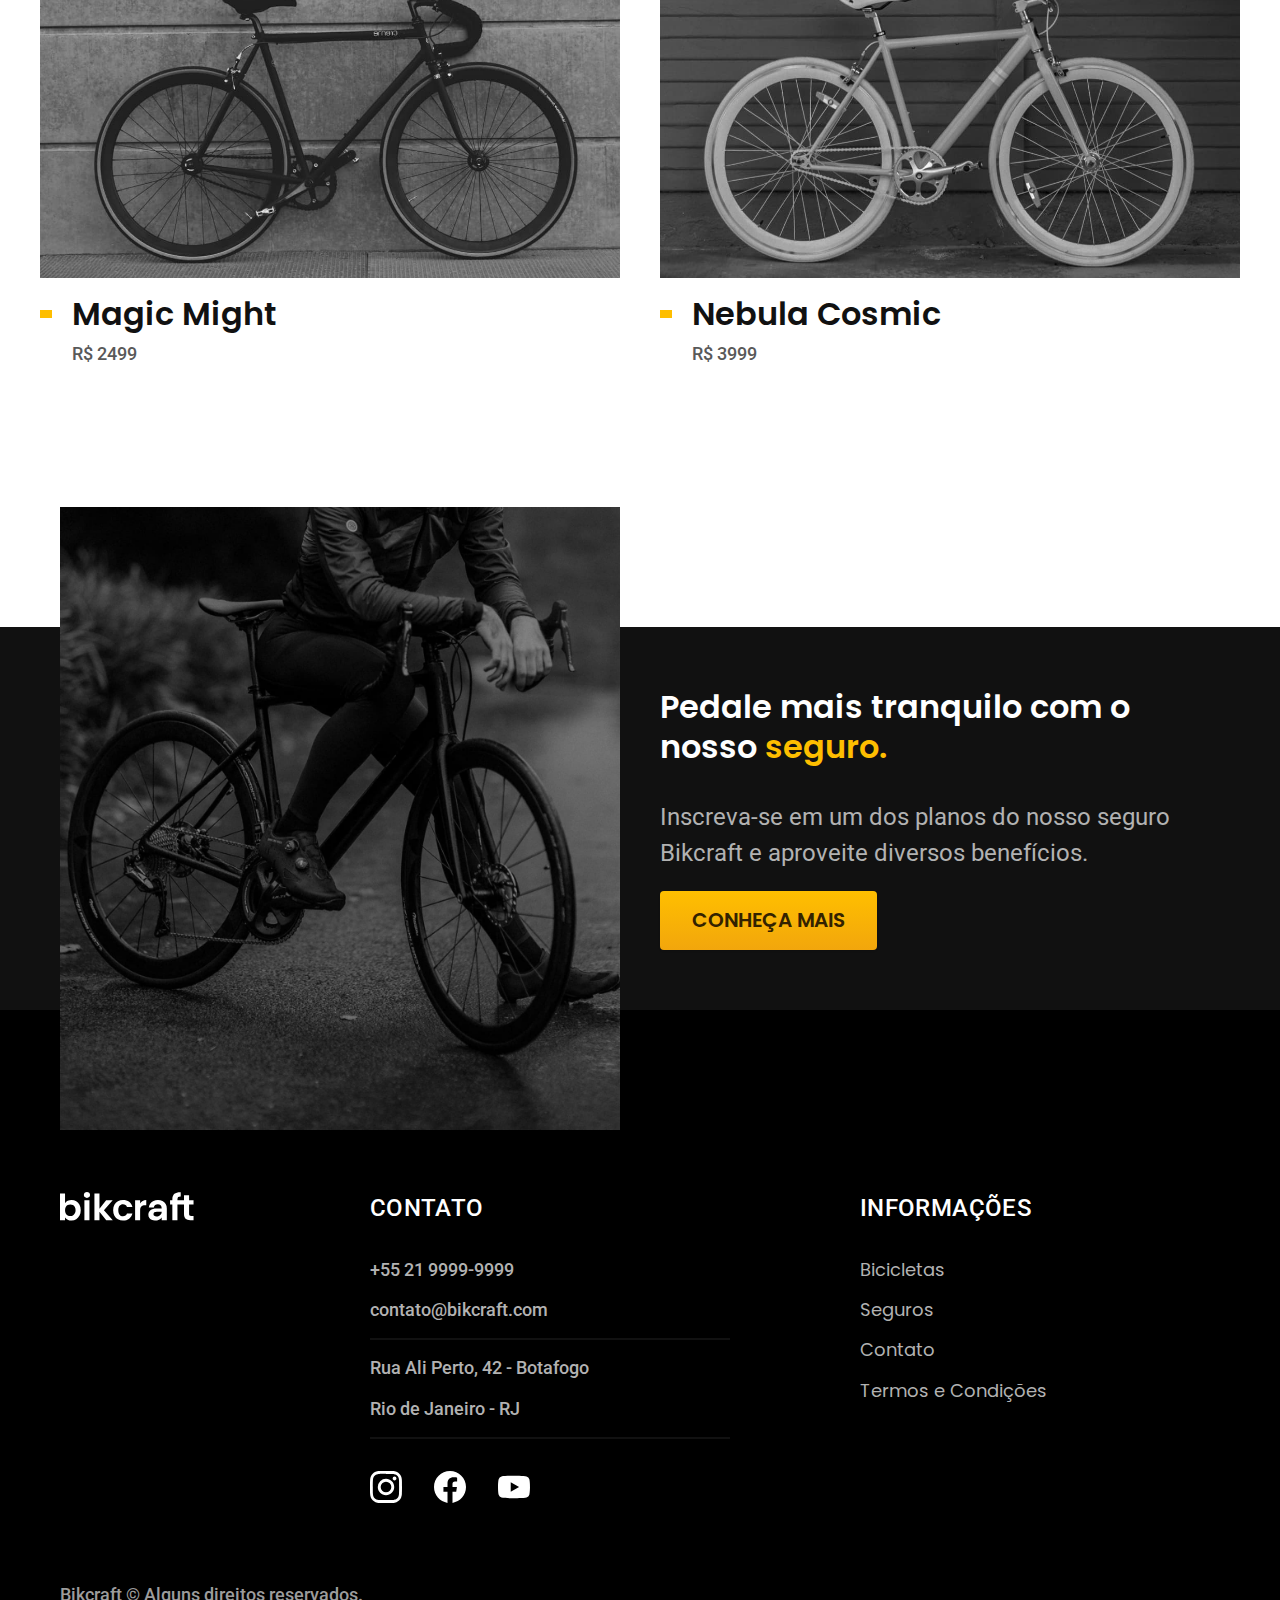
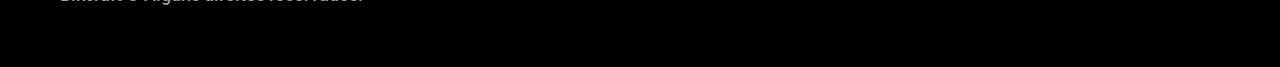
<file: bicicletas/nimbus.html>
<!DOCTYPE html>

<html lang="pt-br">

<head>
  <meta charset="utf-8">
  <meta name="viewport" content="width=device-width, initial-scale=1.0">
  <title>Nimbus Stark| Bikcraft</title>
  <meta name="description" content="Termos e condições.">

  <link rel="icon" href="../favicon.svg" type="image/svg+xml">

  <link rel="preload" href="../css/stylemin.css" as="style">
  <link rel="stylesheet" href="../css/stylemin.css">

  <link rel="preconnect" href="https://fonts.googleapis.com">
  <link rel="preconnect" href="https://fonts.gstatic.com" crossorigin>
  <link href="https://fonts.googleapis.com/css2?family=Merriweather:ital,wght@1,900&family=Poppins:wght@400;600&family=Roboto:wght@400;500&display=swap" rel="stylesheet">

  <script>document.documentElement.classList.add('js');</script>
</head>

<body id="bicicleta">

  <header class="header-bg">
    <div class="container header">
      <a href="../">
        <img src="../img/bikcraft.svg" alt="Bikcraft">
      </a>
      <nav aria-label="primaria">
        <ul class="header-menu font-1-m cor-0">
          <li><a href="../bicicletas.html">Bicicletas</a></li>
          <li><a href="../seguros.html">Seguros</a></li>
          <li><a href="../contato.html">Contato</a></li>
        </ul>
      </nav>
    </div>
  </header>

  <main class="titulo-bg">
    <div>
      <div class="titulo container">
        <p class="font-2-xl cor-5">R$ 4999</p>
        <h1 class="font-1-xxl cor-0">Nimbus Stark<span class="cor-p1">.</span></h1>
      </div>
    </div>
    <div class="bicicleta container">
      <div class="bicicleta-imagens">
        <img src="../img/bicicleta/nimbus1.jpg" alt="Bicicleta Nimbus 1">
        <img src="../img/bicicleta/nimbus2.jpg" alt="Bicicleta Nimbus 2">
        <img src="../img/bicicleta/nimbus3.jpg" alt="Bicicleta Nimbus 3">
      </div>
      <div class="bicicleta-conteudo">
        <p class="font-2-l cor-5">A Nimbus Stark é a melhor Bikcraft já criada pela nossa equipe. Ela vem equipada com os melhores acessórios, o que garante maior velocidade.</p>
        <div class="bicicleta-comprar">
          <a class="botao" href="../orcamento.html?tipo=bikcraft&produto=nimbus">Comprar agora</a>
          <span class="font-1-x-s cor-6"><img src="../img/icones/entrega.svg" alt="">entrega em 5 dias</span>
          <span class="font-1-x-s cor-6"><img src="../img/icones/estoque.svg" alt="">18 em estoque</span>
        </div>


        <h2 class="font-1-xs cor-0">Informações</h2>
        <ul class="bicicleta-informacoes">
          <li>
            <img src="../img/icones/eletrica.svg" alt="">
            <h3 class="font-1-m cor-0">Motor Elétrico</h3>
            <p class="font-2-xs cor-5">Permite você viajar distâncias inimagináveis com a sua bike.</p>
          </li>
          <li>
            <img src="../img/icones/velocidade.svg" alt="">
            <h3 class="font-1-m cor-0">50 km/h</h3>
            <p class="font-2-xs cor-5">A mais rápida bicicleta elétrica disponível hoje no mercado.</p>
          </li>
          <li>
            <img src="../img/icones/rastreador.svg" alt="">
            <h3 class="font-1-m cor-0">Rastreador</h3>
            <p class="font-2-xs cor-5">Rastreador e sistema anti-furto para garantir o seu sossego.</p>
          </li>
          <li>
            <img src="../img/icones/carbono.svg" alt="">
            <h3 class="font-1-m cor-0">Fibra de Carbono</h3>
            <p class="font-2-xs cor-5">Maior proteção possível para a sua Bikcraft com fibra de carbono.</p>
          </li>
        </ul>
        <h2 class="font-1-xs cor-0">Ficha Técnica</h2>
        <ul class="bicicleta-ficha font-2-s cor-4">
          <li>Peso <span>9 g</span></li>
          <li>Altura <span>60 cm</span></li>
          <li>Largura <span>120 cm</span></li>
          <li>Profundidade <span>10 cm</span></li>
          <li>Marchas <span>16</span></li>
          <li>Roda <span>29</span></li>
        </ul>
      </div>
    </div>
  </main>

  <article class="bicicletas-lista container">
    <h2 class="container font-1-xxl">escolha a sua<span class="cor-p1">.</span></h2>
    <ul>
      <li>
        <a href="./magic.html">
          <img src="../img/bicicletas/magic.jpg" alt="Bicicleta preta">
          <h3 class="font-1-xl">Magic Might</h3>
          <span class="font-2-m cor-8">R$ 2499</span>
        </a>
      </li>
      <li>
        <a href="./nebula.html">
          <img src="../img/bicicletas/nebula.jpg" alt="Bicicleta preta">
          <h3 class="font-1-xl">Nebula Cosmic</h3>
          <span class="font-2-m cor-8">R$ 3999</span>
        </a>
      </li>
    </ul>
  </article>

  <article class="seguro-bg">
    <div class="seguro container">
      <div class="seguro-imagem">
        <img src="../img/fotos/seguros.jpg" alt="Pessoa parada em cima de uma bicicleta.">
      </div>
      <div class="seguro-conteudo">
        <h2 class="font-1-xl cor-0">Pedale mais tranquilo com o nosso <span class="cor-p1">seguro.</span></h2>
        <p class="font-2-l cor-5">Inscreva-se em um dos planos do nosso seguro Bikcraft e aproveite diversos benefícios.</p>
        <a class="botao" href="../seguros.html">Conheça Mais</a>
      </div>
    </div>

  </article>



  <footer class="footer-bg">
    <div class="footer container">
      <img src="../img/bikcraft.svg" alt="Bikcraft">
      <div class="footer-contato">
        <h3 class="font-2-l-b cor-0">Contato</h3>
        <ul class="cor-5 font-2-m">
          <li><a href="tel:+552199999999">+55 21 9999-9999</a></li>
          <li><a href="mailto:contato@bikcraft.com">contato@bikcraft.com</a></li>
          <li>Rua Ali Perto, 42 - Botafogo</li>
          <li>Rio de Janeiro - RJ</li>
        </ul>

        <div class="footer-redes">
          <a href="./">
            <img src="../img/redes/instagram.svg" alt="Instagram">
          </a>
          <a href="./">
            <img src="../img/redes/facebook.svg" alt="Facebook">
          </a>
          <a href="./">
            <img src="../img/redes/youtube.svg" alt="Youtube">
          </a>
        </div>

      </div>
      <div class="footer-informacoes">
        <h3 class="font-2-l-b cor-0">Informações</h3>
        <nav>
          <ul class="font-1-m cor-5">
            <li><a href="../bicicletas.html">Bicicletas</a></li>
            <li><a href="../seguros.html">Seguros</a></li>
            <li><a href="../contato.html">Contato</a></li>
            <li><a href="../termos.html">Termos e Condições</a></li>
          </ul>
        </nav>
      </div>
      <p class="footer-copy font-2-m cor-6">Bikcraft © Alguns direitos reservados.</p>
    </div>
  </footer>

  <script src="../js/script.js"></script>
</body>

</html>
</file>
<file: css/stylemin.css>
body{margin:0;font-family:Arial,Arial,Helvetica,sans-serif;color:var(--cor-11)}blockquote,dd,h1,h2,h3,h4,p,ul{margin:0}ul{padding:0;list-style:none}a{text-decoration:none;color:inherit}img{max-width:100%;height:auto;display:block}img [src$=".jpg"]{border-radius:4px}.font-1-xs{font:400 0.75rem/1.35 Poppins,sans-serif}.font-2-xs{font:400 0.875rem/1.43 Roboto,sans-serif}.font-1-s{font:400 1rem/1.5 Poppins,sans-serif}.font-2-s{font:400 1rem/1.5 Roboto,sans-serif}.font-1-m,.font-1-m-b{font:400 1.125rem/1.35 Poppins,sans-serif}.font-1-m-b{font-weight:600}.font-2-m{font:500 1.125rem/1.35 Roboto,sans-serif}.font-1-l{font:400 1.5rem/1.5 Poppins,sans-serif}.font-2-l,.font-2-l-b{font:400 1.5rem/1.5 Roboto,sans-serif}.font-2-l-b{font-weight:500;letter-spacing:.015em;text-transform:uppercase}.font-1-xl{font:600 2rem/1.25 Poppins,sans-serif}.font-2-xl{font:500 2rem/1.25 Roboto,sans-serif}.font-1-xxl{font:600 4rem/1.125 Poppins,sans-serif}@media (max-width:1200px){.font-1-xxl{font-size:3rem}.font-2-l,.font-2-l-b{font-size:1.25rem}}@media (max-width:800px){.font-1-xxl{font-size:2rem}.font-1-xl,.font-2-xl{font-size:1.5rem}}:root{--cor-0:#fff;--cor-1:#f7f7f7;--cor-2:#ededed;--cor-3:#dedede;--cor-4:#ccc;--cor-5:#b2b2b2;--cor-6:#9c9c9c;--cor-7:#707070;--cor-8:#595959;--cor-9:#404040;--cor-10:#2e2e2e;--cor-11:#111;--cor-12:#000;--cor-p1:#febe00;--cor-p2:#e6a40b;--cor-p3:#a66f00;--cor-p4:#664400;--cor-p5:#332200}.cor-0{color:var(--cor-0)}.cor-1{color:var(--cor-1)}.cor-2{color:var(--cor-2)}.cor-3{color:var(--cor-3)}.cor-4{color:var(--cor-4)}.cor-5{color:var(--cor-5)}.cor-6{color:var(--cor-6)}.cor-7{color:var(--cor-7)}.cor-8{color:var(--cor-8)}.cor-9{color:var(--cor-9)}.cor-10{color:var(--cor-10)}.cor-11{color:var(--cor-11)}.cor-12{color:var(--cor-12)}.cor-p1{color:var(--cor-p1)}.cor-p2{color:var(--cor-p2)}.cor-p3{color:var(--cor-p3)}.cor-p4{color:var(--cor-p4)}.cor-p5{color:var(--cor-p5)}.js .fadeInDown{transform:translate3d(0,-20px,0)}.js .fadeInUp{transform:translate3d(0,20px,0)}.js .fadeInRight{transform:translate3d(20px,0,0)}.js .fadeInLeft{transform:translate3d(-20px,0,0)}.js [data-anime]{opacity:0}.js .anime{opacity:1;transform:none;transition:transform .8s,opacity .8s}.header-bg{background-color:var(--cor-12)}.header{display:flex;flex-wrap:wrap;gap:20px;justify-content:space-between;align-items:center;padding-top:20px;padding-bottom:20px}.header-menu{display:flex;flex-wrap:wrap;gap:40px}.header-menu a{padding:16px 0;display:inline-block;position:relative}.header-menu a::after{content:"";display:block;height:2px;width:0%;background:var(--cor-0);margin-top:4px;transition:.3s;position:absolute}.header-menu a.ativo::after,.header-menu a:hover::after{width:100%}@media (max-width:800px){.header-menu{gap:20px}.header-menu a{background:var(--cor-11);padding:12px 16px;border-radius:4px}.header-menu a:hover{background-color:var(--cor-10)}.header a::after{display:none}}@media (max-width:600px){.header-menu{gap:12px}.header-menu a{padding:8px 12px;font-size:14px}}.footer-bg{background-color:var(--cor-12)}.footer{display:grid;grid-template-columns:3fr 5fr 4fr;gap:40px;padding-top:60px;padding-bottom:60px}.footer h3{margin-bottom:32px}.footer-contato ul{margin-bottom:32px}.footer-contato li:nth-child(even):after{content:"";display:block;max-width:360px;height:2px;background:var(--cor-11);margin-top:16px}.footer li{margin-bottom:16px}.footer-redes{display:flex;gap:32px}.footer a:hover{color:var(--cor-0)}.footer-copy{grid-column:1/-1;margin-top:40px}@media (max-width:800px){.footer>img{display:none}.footer{grid-template-columns:1fr 1fr}}@media (max-width:600px){.footer{grid-template-columns:1fr;gap:60px}.footer-copy{margin-top:0}}.container{box-sizing:border-box;max-width:1200px;padding-left:20px;padding-right:20px;margin-left:auto;margin-right:auto}.botao{padding:16px 32px;display:inline-block;background:linear-gradient(#ffbf00,#f2a60c);border-radius:4px;color:var(--cor-p5);box-shadow:0 1px 2px 0 rgba(0,0,0,.1);text-transform:uppercase;font:600 1.25rem/1.35 Poppins,sans-serif;max-width:max-content;border:none;cursor:pointer}.botao:hover{background:linear-gradient(#ffb60d,#e59317)}.botao.secundario{background:var(--cor-10);color:var(--cor-2)}.botao.secundario:hover{background:var(--cor-9)}.botao.seta{display:flex;align-items:center}.botao.seta::after{content:"";display:inline-block;width:18px;height:10px;margin-left:12px;background:url("../img/icones/seta.svg");transition:transform .2s}.botao.seta:hover::after{transform:translateX(4px)}@media (max-width:600px){.botao{padding:12px 16px;font-size:1rem}}.link{display:inline-block;color:var(--cor-p1);font:500 1.5rem/1.5 Poppins,sans-serif;text-transform:uppercase}.link::after{content:"";display:block;width:100%;height:4px;background-color:currentColor}.link:hover{color:var(--cor-0)}.titulo-bg{background-color:var(--cor-11);padding-top:60px;padding-bottom:60px}.titulo{background:url("../img/dec/top-right.svg") no-repeat top right 20px}.titulo p{margin-bottom:4px}@media (max-width:800px){.titulo-bg{padding-top:40px;padding-bottom:40px}.titulo p{font-size:1rem;text-transform:lowercase;font-weight:400}}.form{display:grid;grid-template-columns:1fr 1fr;gap:20px}.form label{display:block;font:400 1rem/1.5 Poppins,sans-serif;margin-bottom:4px}.form .col-2{grid-column:span 2}.form input[type=email],.form input[type=text],.form textarea{font:400 1rem/1.5 Roboto,sans-serif;background:var(--cor-1);border:1px solid var(--cor-2);padding:12px;border-radius:4px;width:100%;box-sizing:border-box}.form input[type=email]:focus,.form input[type=text]:focus,.form textarea:focus{outline:0;border-color:var(--cor-p1);background:var(--cor-0);box-shadow:0 0 0 2px #fea}@media (max-width:600px){.form{grid-template-columns:1fr}.form .col-2{grid-column:1}}.introducao-bg{background:var(--cor-12) url("../img/dec/bottom-left.svg") no-repeat bottom 160px left 40px;box-shadow:inset 0 -120px var(--cor-0)}.introducao{display:grid;grid-template-columns:1fr 1fr;gap:0 40px}.introducao-conteudo{align-self:end;padding-bottom:200px}.introducao img{width:100%;height:100%;object-fit:cover;border-radius:4px}.introducao h1{margin-bottom:32px}.introducao p{margin-bottom:20px}@media (max-width:800px){.introducao-bg{background:var(--cor-11);padding-top:40px;box-shadow:inset 0 -60px var(--cor-0)}.introducao{grid-template-columns:1fr;gap:32px}.introducao-conteudo{padding-bottom:0}.introducao h1{margin-bottom:16px}.introducao img{height:300px;width:100%}}.tecnologia-bg{background-color:var(--cor-11);box-shadow:inset 0 80px var(--cor-0),inset 0 -80px var(--cor-0)}.tecnologia{display:grid;grid-template-columns:1fr 1fr;gap:40px}.tecnologia-imagem img{height:100%;width:100%;object-fit:cover;object-position:left}.tecnologia-conteudo{padding-top:160px;padding-bottom:160px}.tecnologia-conteudo>span{display:block;margin-bottom:20px}.tecnologia-conteudo h2{margin-bottom:32px}.tecnologia-conteudo>p{margin-bottom:20px}.tecnologia a{margin-bottom:80px}.tecnologia-vantagens{display:flex;gap:40px}.tecnologia-vantagens h3{margin-bottom:8px;width:max-content}.tecnologia-vantagens img{width:24px;margin-bottom:8px}@media (max-width:800px){.tecnologia-bg{box-shadow:initial}.tecnologia{grid-template-columns:1fr}.tecnologia-conteudo{padding-top:60px;padding-bottom:60px}.tecnologia-imagem{display:none}.tecnologia a{margin-bottom:60px}}@media (max-width:600px){.tecnologia-vantagens{flex-direction:column}}.parceiros{padding-top:60px;padding-bottom:120px}.parceiros h2{margin-bottom:60px}.parceiros ul{padding:0 20px;max-width:1400px;display:grid;grid-template-columns:repeat(4,1fr);margin:0 auto}.parceiros li{display:flex;padding:32px;border-left:2px solid var(--cor-2)}.parceiros img{margin:auto}.parceiros li:first-child,.parceiros li:nth-child(5){border-left:none}.parceiros li:nth-child(n+5){border-top:2px solid var(--cor-2)}@media (max-width:800px){.parceiros{padding-bottom:60px}.parceiros h2{margin-bottom:20px}.parceiros ul{grid-template-columns:repeat(2,1fr)}.parceiros li:nth-child(n+3){border-top:2px solid var(--cor-2)}.parceiros li:nth-child(odd){border-left:none}.parceiros li{padding:20px}}.depoimento{display:grid;grid-template-columns:1fr 1fr;background-color:var(--cor-p1);overflow:hidden}.depoimento img{width:100%;height:100%;object-fit:cover;border-radius:0}.depoimento-conteudo{padding:40px 40px 80px 80px;align-self:end;background:url("../img/dec/bottom-right-p.svg") no-repeat bottom 40px right 40px}.depoimento-conteudo p{max-width:32ch;font-family:Merriweather,serif;font-style:italic;font-weight:900;margin-bottom:32px;position:relative}.depoimento p::after,.depoimento p::before{font-size:5rem;color:var(--cor-p2);position:absolute}.depoimento p::before{content:"“";left:-50px;top:-20px}.depoimento p::after{content:"”"}@media (min-width:1200px){.depoimento img{max-height:520px}}@media (max-width:800px){.depoimento{grid-template-columns:1fr;text-align:center}.depoimento img{max-height:200px}.depoimento-conteudo{padding:40px 20px;justify-self:center}}.bicicleta{display:grid;grid-template-columns:1fr 1fr;gap:40px;align-items:start;padding-top:60px;padding-bottom:60px}#bicicleta .titulo p{text-transform:uppercase}.bicicleta-imagens{display:flex;flex-wrap:wrap;gap:20px}.bicicleta-imagens img{flex:1;min-width:200px}.bicicleta-imagens img:first-child{min-width:100%}.bicicleta-conteudo>p{margin-bottom:32px}.bicicleta-comprar{display:grid;grid-template-columns:max-content auto;align-items:center;justify-items:start;gap:8px 12px;margin-bottom:40px}.bicicleta-comprar a{grid-row:span 2}.bicicleta-comprar span{display:flex;align-items:center;background-color:var(--cor-12);padding:4px 8px;border-radius:4px;gap:8px}.bicicleta-conteudo h2{text-transform:uppercase;letter-spacing:.015em;margin-bottom:12px}.bicicleta-ficha,.bicicleta-informacoes{padding:32px;background-color:var(--cor-12);border-radius:4px}.bicicleta-informacoes{margin-bottom:40px;display:grid;grid-template-columns:1fr 1fr;gap:32px}.bicicleta-informacoes img{width:24px;margin-bottom:8px}.bicicleta-informacoes h3{margin-bottom:8px}.bicicleta-ficha li{padding:4px 0;display:flex;justify-content:space-between;border-bottom:1px solid var(--cor-11)}.bicicleta-ficha li:last-child{border-bottom:none}.bicicleta-ficha span{color:var(--cor-6)}@media (max-width:800px){.bicicleta{grid-template-columns:1fr;padding-top:40px;padding-bottom:40px}.bicicleta-imagens{grid-row:2}}@media (max-width:400px){.bicicleta-informacoes{grid-template-columns:1fr}.bicicleta-comprar{grid-template-columns:1fr}}.seguro-bg{background-color:var(--cor-11);box-shadow:inset 0 120px var(--cor-0),inset 0 -120px var(--cor-12)}.seguro{display:grid;grid-template-columns:1fr 1fr;gap:40px}.seguro-imagem img{width:100%;height:100%;object-fit:cover}.seguro-conteudo{padding-top:180px;padding-bottom:180px}.seguro h2{margin-bottom:32px}.seguro p{margin-bottom:20px}@media (max-width:800px){.seguro{grid-template-columns:1fr}.seguro-bg{box-shadow:inset 0 -60px var(--cor-12)}.seguro-conteudo{grid-row:1;padding-top:40px;padding-bottom:0}}.bicicletas-lista{padding:60px 0 120px 0}.bicicletas-lista h2{margin-bottom:40px}.bicicletas-lista ul{display:flex;gap:40px;padding:0 20px 20px 20px;max-width:1400px;margin:0 auto;overflow-x:auto}#bicicleta .bicicletas-lista ul{padding:0 0 20px 0}.bicicletas-lista li{flex:1;min-width:280px}.bicicletas-lista a{display:block}.bicicletas-lista img{margin-bottom:16px}.bicicletas-lista h3{margin-bottom:8px;display:flex;align-items:center}.bicicletas-lista h3::before{content:"";background-color:var(--cor-p1);height:8px;width:12px;display:inline-block;margin-right:20px;transition:width .2s}.bicicletas-lista a:hover h3::before{width:24px}.bicicletas-lista li span{padding-left:32px}@media (max-width:800px){.bicicletas-lista{padding-bottom:60px}.bicicletas-lista ul{gap:20px}}.bicicletas-bg{background:linear-gradient(to right,var(--cor-0) 30%,var(--cor-11) 0)}.bicicletas{display:grid;grid-template-columns:1fr 1fr;gap:40px;padding-top:60px;padding-bottom:60px;background:url("../img/dec/top-right.svg") no-repeat top 40px right 20px}.bicicletas-imagem{display:grid}.bicicletas-imagem img{grid-area:1/1}.bicicletas-imagem span{border-radius:4px 0 0 4px;grid-area:1/1;place-self:start end;margin-top:20px;background:var(--cor-12);padding:8px 16px 8px 8px;display:inline-block}.bicicletas-conteudo{display:grid;grid-template-columns:1fr auto;align-content:start}.bicicletas h2,.bicicletas p{grid-column:1/-1}.bicicletas h2{margin-bottom:20px}.bicicletas h2::before{content:"";display:block;width:12px;height:8px;background-color:var(--cor-p1);margin-bottom:8px}.bicicletas p{margin-bottom:32px}.bicicletas a{place-self:end}.bicicletas ul{display:grid;gap:16px}.bicicletas li{display:flex;align-items:center}.bicicletas-conteudo img{width:24px;margin-right:8px}@media (max-width:800px){.bicicletas-bg{background:var(--cor-11)}.bicicletas{grid-template-columns:1fr;gap:20px;padding-top:40px;padding-bottom:40px}}@media (max-width:600px){.bicicletas-conteudo{grid-template-columns:1fr}.bicicletas a{place-self:start}.bicicletas ul{margin-bottom:32px;grid-template-columns:1fr 1fr;font-size:1rem}}.seguros-bg{background:var(--cor-11)}.seguros{padding-top:60px;padding-bottom:60px;display:grid;grid-template-columns:1fr 1fr;gap:40px;align-items:center}#seguros .seguros{padding-top:0}.seguros h2{grid-column:1/-1}.seguros-item{background-color:var(--cor-12);padding:32px 32px 32px 60px;display:grid;grid-template-columns:1fr auto;border-radius:4px}.seguros-item h3{margin-bottom:40px}.seguros-item span{grid-column:2;display:block;text-align:right}.seguros-item ul{grid-column:1/-1;margin-bottom:32px}.seguros-item li{display:flex;align-items:center;position:relative}.seguros-item li+li{margin-top:20px}.seguros-item li::before{content:"";display:inline-block;width:13px;height:9px;background-image:url("../img/icones/lista.svg");position:absolute;left:-21px}.seguros-item a{grid-column:1/-1}@media (max-width:800px){.seguros{grid-template-columns:1fr}}.vantagens-bg{background-color:var(--cor-12)}.vantagens{padding-top:120px;padding-bottom:120px}.vantagens h2{margin-bottom:60px}.vantagens ul{display:grid;grid-template-columns:repeat(auto-fit,minmax(280px,max-content));gap:40px 80px}.vantagens h3,.vantagens img{margin-bottom:8px}@media (max-width:800px){.vantagens{padding-top:60px;padding-bottom:60px}.vantagens h2{margin-bottom:40px}.vantagens ul{gap:20px}}.perguntas{padding-top:120px;padding-bottom:120px}.perguntas h2{margin-bottom:60px}.perguntas dl>div{padding:20px;border-radius:4px}.perguntas dl>div:nth-child(odd){background-color:var(--cor-1)}.perguntas button{display:grid;grid-template-columns:auto 1fr auto;align-items:center;gap:8px;cursor:pointer;border:none;background:0 0;width:100%;text-align:left}.perguntas button::before{content:"";display:inline-block;width:12px;height:8px;background-color:var(--cor-p1)}.perguntas button::after{content:"";display:inline-block;width:14px;height:6px;background:url("../img/icones/seta-abrir.svg");transition:.3s}.perguntas button:hover::after,.perguntas button[aria-expanded=true]::after{transform:rotate(180deg)}.js .perguntas dd{display:none}.js .perguntas dd.ativa{display:block}.perguntas dd{padding-left:20px;padding-top:16px;max-width:80ch}@media (max-width:800px){.perguntas{padding-top:60px;padding-bottom:60px}.perguntas h2{margin-bottom:40px}}#contato{background:linear-gradient(var(--cor-11) 600px,var(--cor-1) 0)}.contato{display:grid;grid-template-columns:5fr 7fr}.contato-dados,.contato-formulario{padding:60px;box-shadow:0 1px 2px rgba(0,0,0,.1)}.contato-dados{background:var(--cor-12) url("../img/dec/bottom-left.svg") no-repeat bottom 20px left 20px;border-radius:5px 0 0 5px}.contato-formulario{background:var(--cor-0) url("../img/dec/bottom-right.svg") no-repeat bottom 20px right 20px;border-radius:0 5px 5px 0}.contato-dados h2{margin-bottom:60px}.contato-endereco{margin-bottom:32px;padding-left:28px;background:url("../img/icones/local.svg") no-repeat 0 2px}.contato-endereco p{margin-bottom:8px}.contato-meios a{display:block;max-width:max-content;margin-bottom:8px;padding-left:28px}.contato-meios a:hover{color:var(--cor-0)}.contato-meios a:first-child{background:url("../img/icones/email.svg") no-repeat 0 2px}.contato-meios a:nth-child(2){margin-bottom:32px}.contato-meios a:nth-child(3){background:url("../img/icones/telefone.svg") no-repeat 0 2px;margin-bottom:60px}.contato-redes{display:flex;gap:32px;padding-left:28px}@media (max-width:800px){.contato{grid-template-columns:1fr}.contato-dados,.contato-formulario{padding:20px}.contato-dados{border-radius:5px 5px 0 0;background:var(--cor-12)}.contato-formulario{border-radius:0 0 5px 5px}.contato-dados h2,.contato-meios a:nth-child(3){margin-bottom:32px}.contato-redes{margin-bottom:12px}}.lojas{display:grid;grid-template-columns:1fr 1fr;gap:0 40px;padding-top:120px;padding-bottom:120px}.lojas h2{grid-column:1/-1;margin-bottom:60px}.lojas img{border-radius:4px 4px 0 0}.lojas-item{border-radius:4px;background:var(--cor-0);box-shadow:0 1px 2px rgba(0,0,0,.1)}.lojas-conteudo{display:grid;grid-template-columns:1fr 1fr;gap:32px 16px;padding:32px}.lojas-conteudo h3,.lojas-tempo{grid-column:1/-1}.lojas-dados{display:grid;gap:8px;border-left:2px solid var(--cor-2);padding-left:12px}.lojas-tempo{display:flex;align-items:center;gap:8px}@media (max-width:800px){.lojas{gap:20px;padding-top:60px;padding-bottom:60px}.lojas h2{margin-bottom:32px}.lojas-conteudo{grid-template-columns:1fr}}@media (max-width:600px){.lojas{grid-template-columns:1fr}}#orcamento{background:linear-gradient(var(--cor-11) 600px,var(--cor-1) 0)}.orcamento{display:grid;grid-template-columns:5fr 7fr;padding-bottom:120px}.orcamento h2{text-transform:uppercase;position:relative;display:flex;align-items:center}.orcamento h2::before{content:"";display:inline-block;width:4px;height:8px;background-color:var(--cor-p1);position:absolute;left:-12px}.orcamento-dados,.orcamento-produto{padding:60px;box-shadow:0 1px 2px rgba(0,0,0,.1)}.orcamento-produto{border-radius:5px 0 0 5px;display:grid;background:var(--cor-12) url("../img/dec/bottom-left.svg") no-repeat bottom 20px left 20px;grid-template-columns:1fr 1fr;align-content:start;gap:20px}.orcamento-produto>*{grid-column:1/-1}.orcamento-produto>label{grid-column:initial}.orcamento-produto label{font:400 1rem/1.5 Poppins,sans-serif;color:var(--cor-4);background-color:var(--cor-10);padding:12px 16px;border-radius:4px;cursor:pointer;display:grid;grid-template-columns:auto 1fr auto;align-items:center;border:1px solid var(--cor-10)}.orcamento-produto input:checked+label{background:var(--cor-0);color:var(--cor-11)}.orcamento-produto label::before{content:"";display:inline-block;box-sizing:border-box;width:12px;height:12px;border:1px solid var(--cor-6);border-radius:50%;margin-right:8px}.orcamento-produto input:checked+label::before{border-color:var(--cor-7);box-shadow:inset 0 0 0 3px var(--cor-0),inset 0 0 0 6px var(--cor-7)}.orcamento-produto label:hover{background-color:var(--cor-9);border-color:var(--cor-9)}.orcamento-produto input:focus+label{box-shadow:0 0 0 2px var(--cor-p1);border-color:var(--cor-12)}.orcamento-produto label span{display:none}.orcamento-produto input:checked+label span{display:inline-block}.orcamento-produto input{opacity:0;position:absolute;pointer-events:none}.orcamento-dados{border-radius:0 5px 5px 0;background:var(--cor-0) url("../img/dec/bottom-right.svg") no-repeat bottom 20px right 20px}.orcamento-conteudo{display:none}.orcamento-conteudo h2,.orcamento-dados h2:nth-of-type(n+2){margin-top:20px}#bikcraft:checked~#orcamento-bikcraft,#seguro:checked~#orcamento-seguro{display:grid;gap:20px}.orcamento-detalhes{display:none;background:var(--cor-0);padding:20px;grid-template-columns:1fr 1fr;border-radius:4px;align-items:center}.orcamento-detalhes img{border-radius:4px}.orcamento-detalhes li{display:flex;align-items:center;margin-bottom:8px}.orcamento-detalhes li img{width:16px;margin-right:8px}.orcamento-produto input:checked+label+.orcamento-detalhes{display:grid}@media (max-width:1200px){.orcamento-dados,.orcamento-produto{padding:32px}}@media (max-width:800px){.orcamento{grid-template-columns:1fr}.orcamento-dados{border-radius:0 0 5px 5px}.orcamento-produto{border-radius:5px 5px 0 0;background:var(--cor-12)}}@media (max-width:400px){.orcamento-produto{grid-template-columns:1fr}}.termos{padding-top:80px;padding-bottom:80px}.termos h2{font-weight:600;margin-bottom:20px}.termos p+h2{margin-top:40px}.termos p{max-width:75ch;margin-bottom:24px}
</file>
